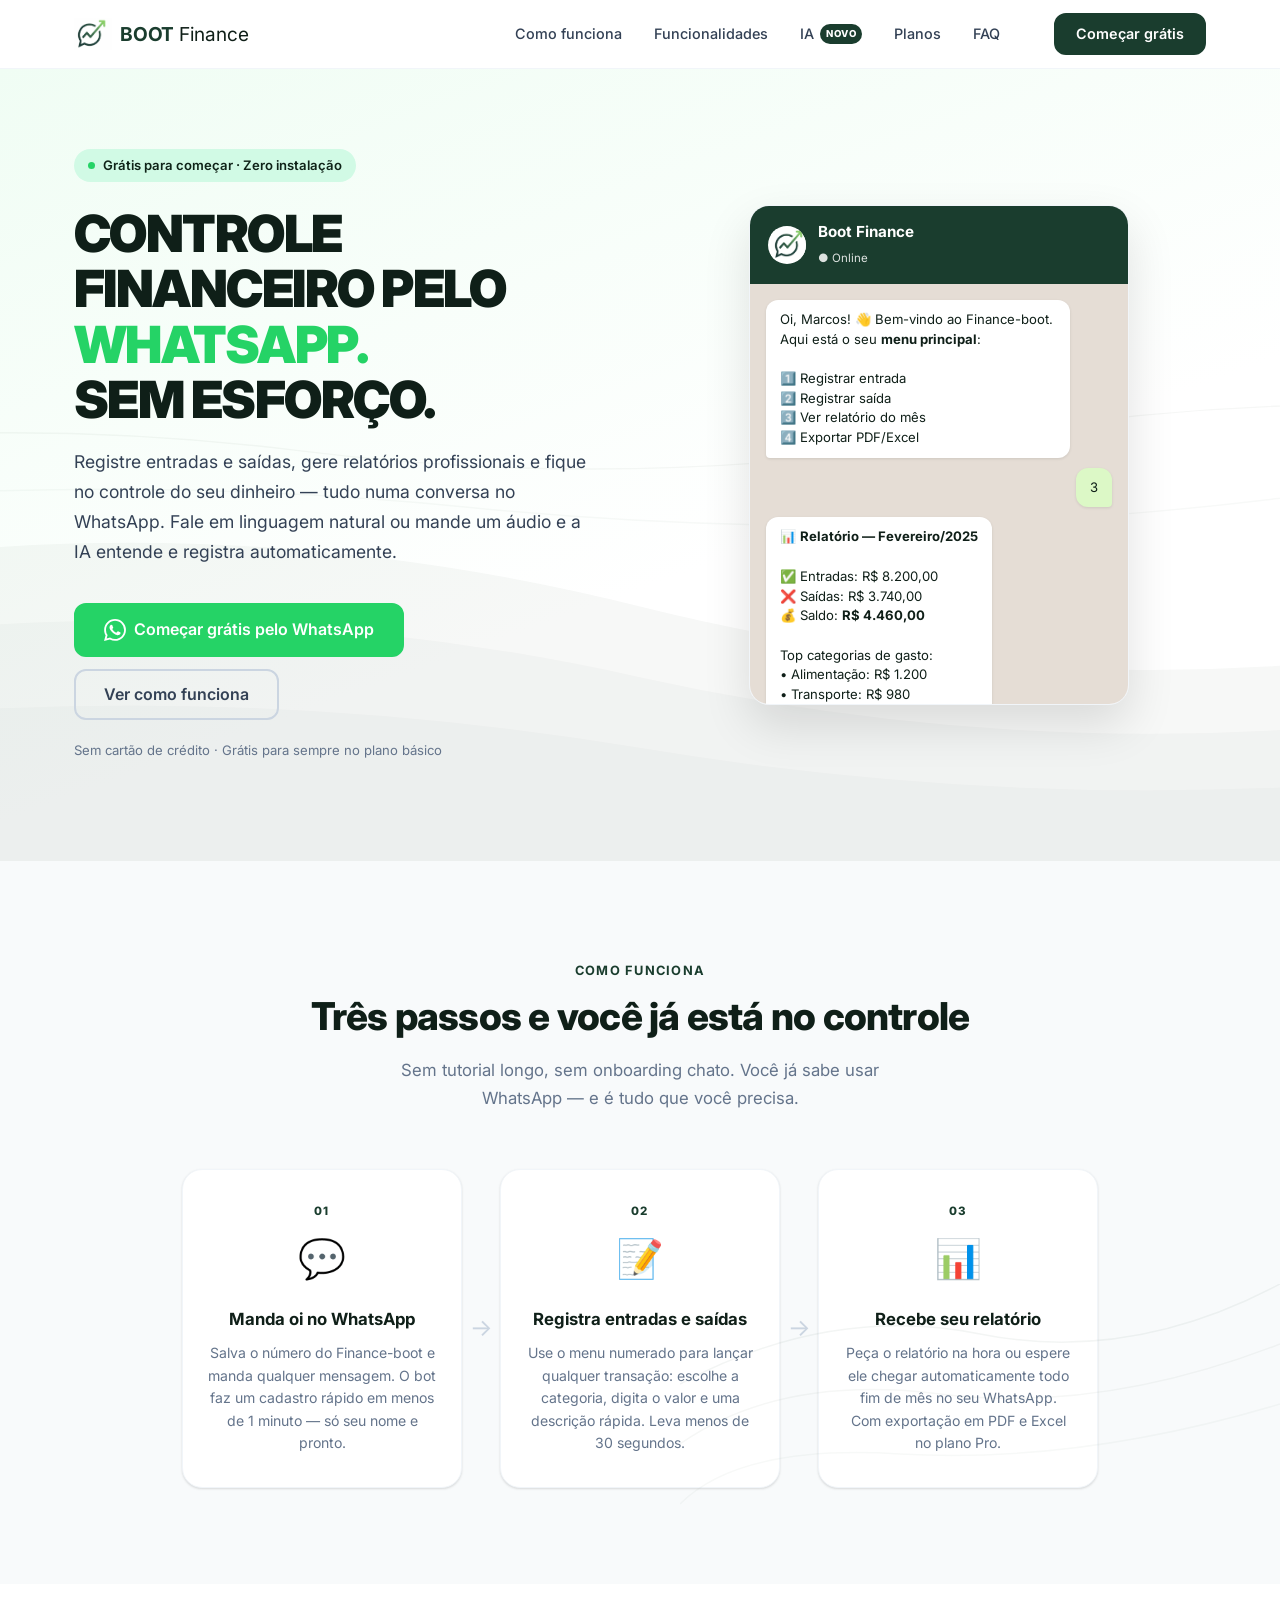
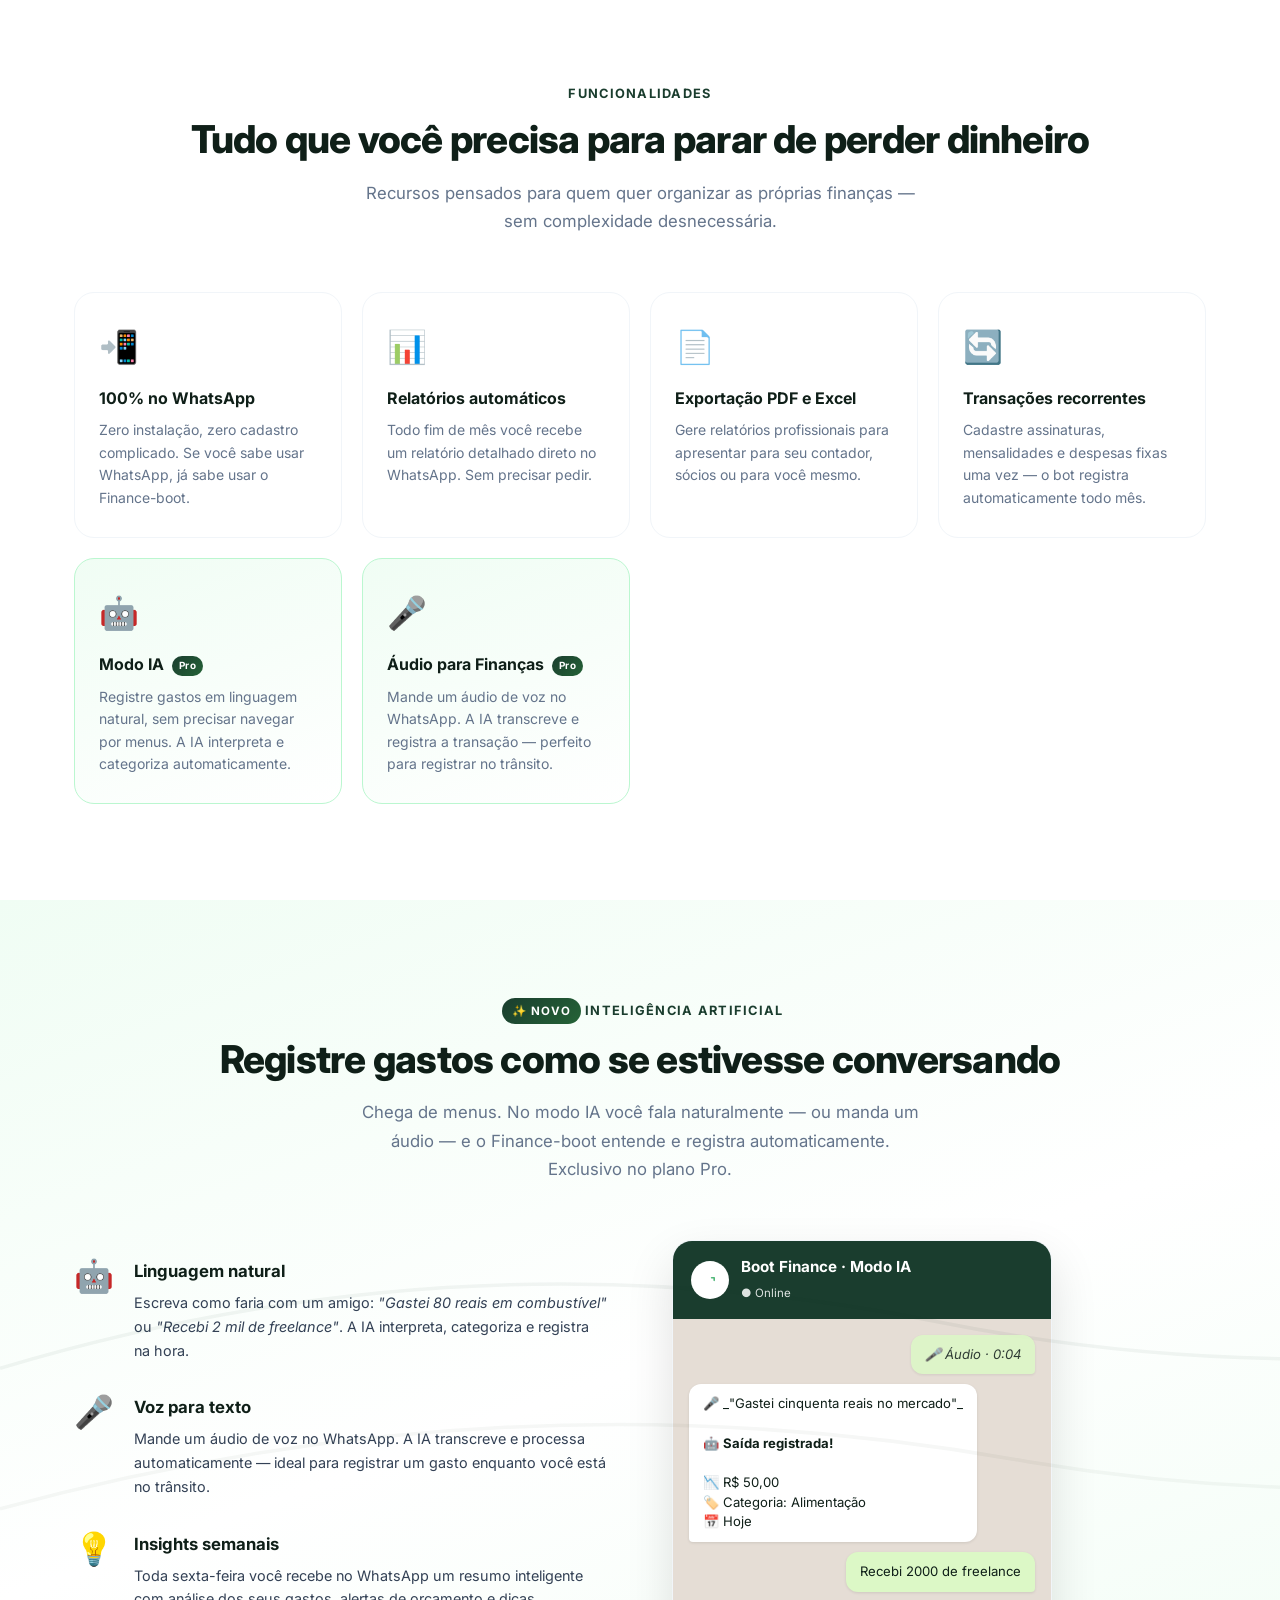
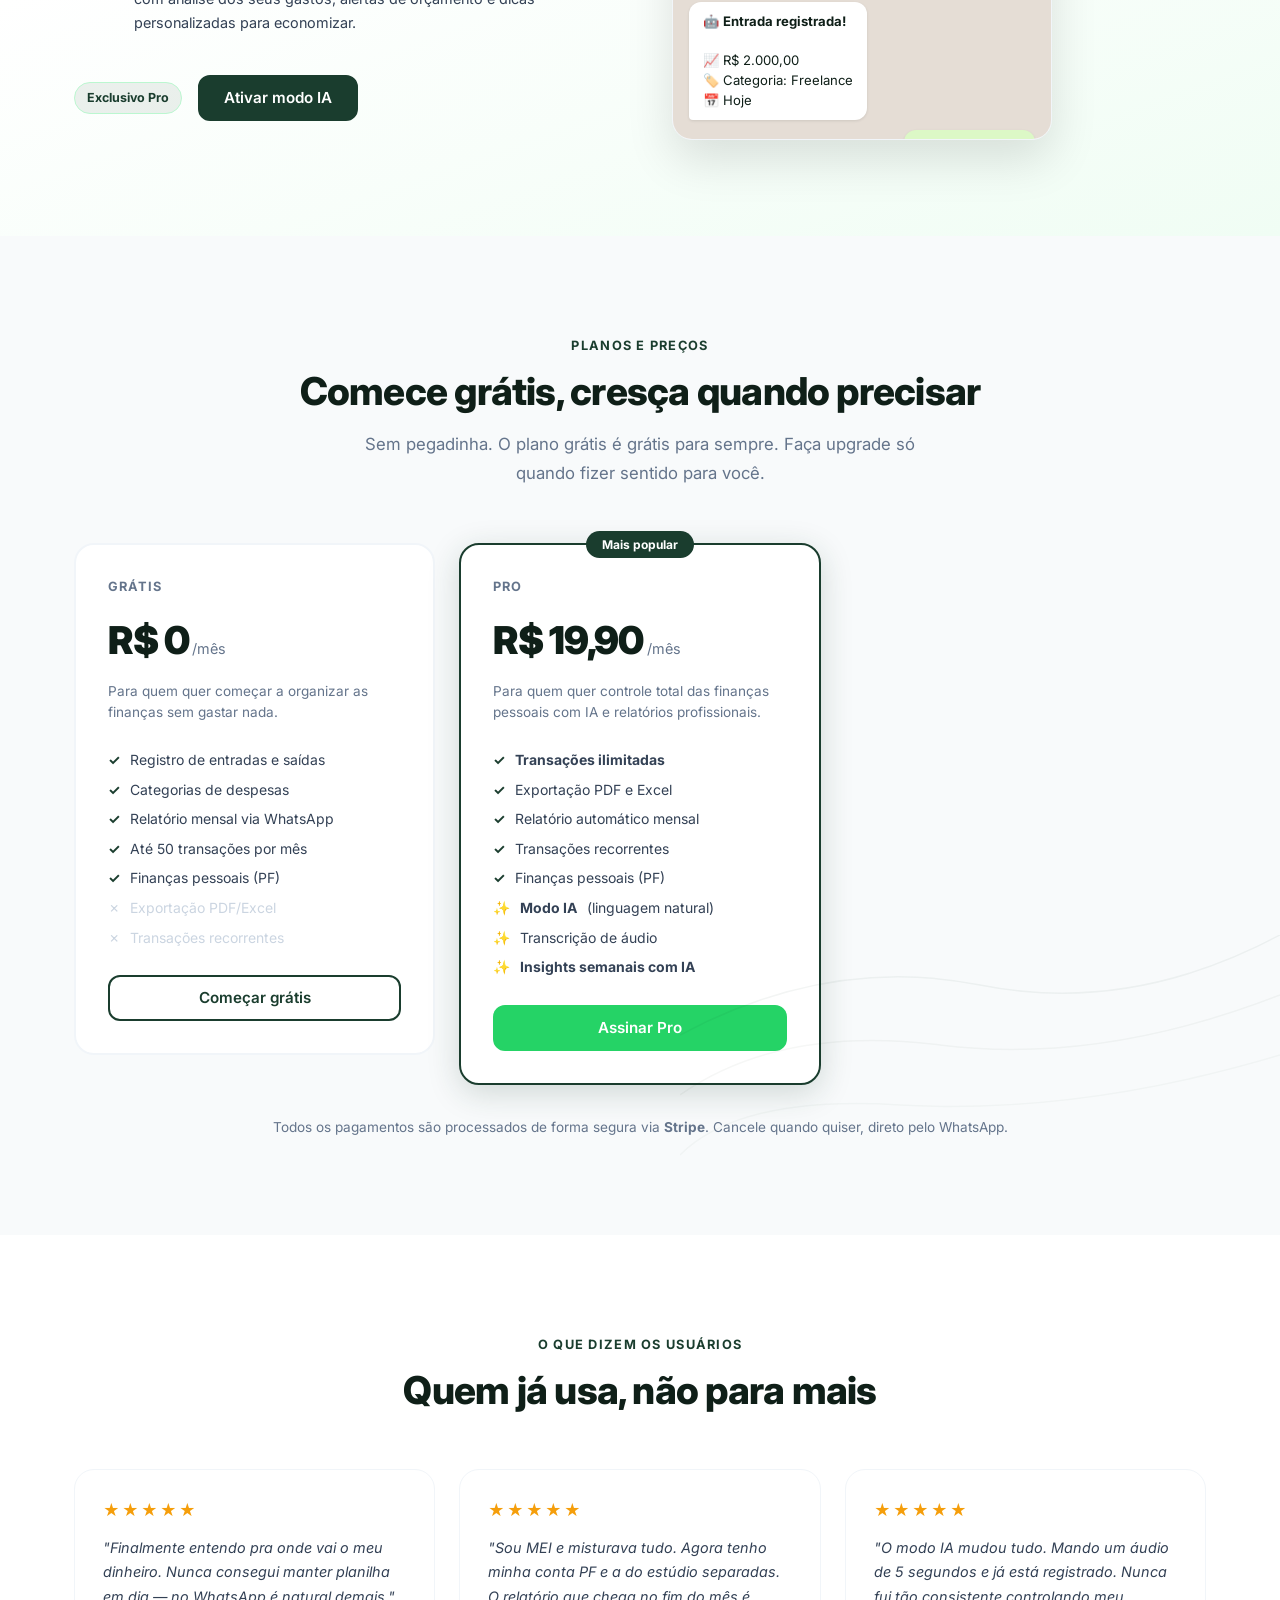
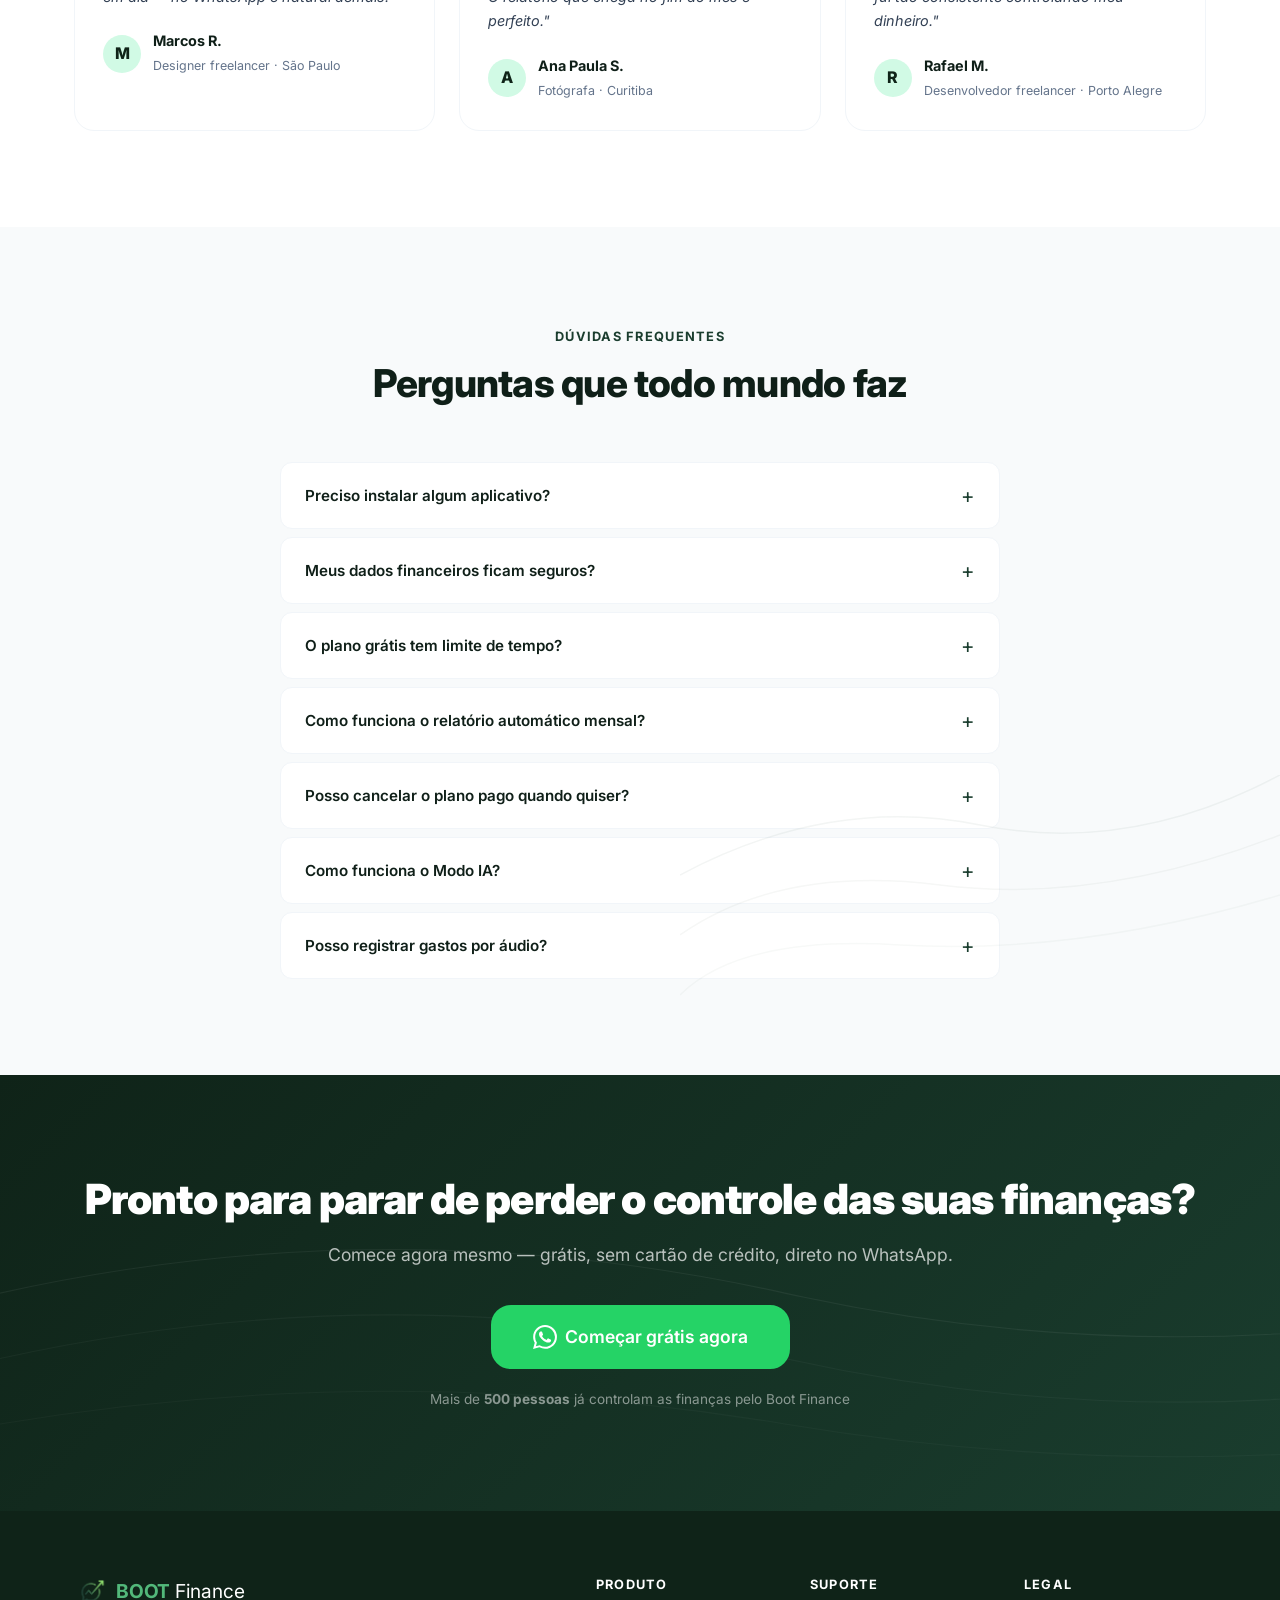
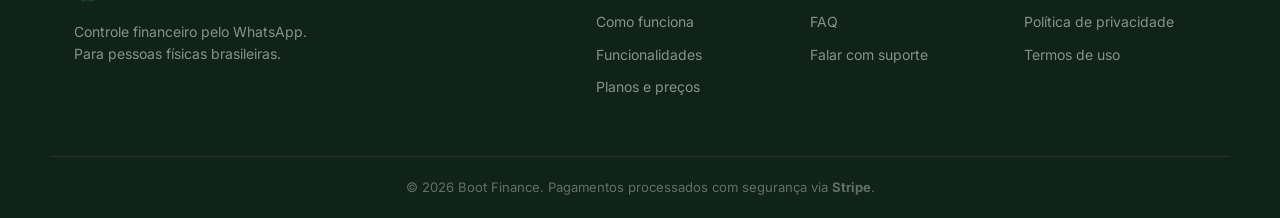
<file: index.html>
<!DOCTYPE html>
<html lang="pt-BR">
<head>
  <meta charset="UTF-8" />
  <meta name="viewport" content="width=device-width, initial-scale=1.0" />

  <!-- ===== SEO Core ===== -->
  <title>Boot Finance — Controle Financeiro pelo WhatsApp | Grátis para Sempre</title>
  <meta name="description" content="Organize suas finanças pessoais pelo WhatsApp sem instalar nada. Registre entradas e saídas, gere relatórios PDF/Excel e use IA por voz. Comece grátis agora — Boot Finance." />
  <meta name="robots" content="index, follow, max-snippet:-1, max-image-preview:large, max-video-preview:-1" />
  <meta name="author" content="Boot Finance" />
  <link rel="canonical" href="https://bootfinance.com.br/" />
  <link rel="sitemap" type="application/xml" href="/sitemap.xml" />

  <!-- ===== Geo / Language ===== -->
  <meta name="language" content="pt-BR" />
  <meta name="geo.region" content="BR" />
  <meta name="geo.country" content="BR" />
  <meta name="geo.placename" content="Brasil" />

  <!-- ===== Open Graph (Facebook, WhatsApp, LinkedIn) ===== -->
  <meta property="og:type" content="website" />
  <meta property="og:url" content="https://bootfinance.com.br/" />
  <meta property="og:title" content="Boot Finance — Controle Financeiro pelo WhatsApp" />
  <meta property="og:description" content="Registre gastos e receitas em segundos pelo WhatsApp. IA interpreta áudio e linguagem natural. Relatórios PDF automáticos. Grátis para começar." />
  <meta property="og:image" content="https://bootfinance.com.br/image/og-cover.png" />
  <meta property="og:image:width" content="1200" />
  <meta property="og:image:height" content="630" />
  <meta property="og:image:alt" content="Boot Finance — Controle financeiro pelo WhatsApp" />
  <meta property="og:locale" content="pt_BR" />
  <meta property="og:site_name" content="Boot Finance" />

  <!-- ===== Twitter Card ===== -->
  <meta name="twitter:card" content="summary_large_image" />
  <meta name="twitter:title" content="Boot Finance — Controle Financeiro pelo WhatsApp" />
  <meta name="twitter:description" content="Registre gastos e receitas em segundos pelo WhatsApp. IA interpreta áudio e linguagem natural. Grátis para começar." />
  <meta name="twitter:image" content="https://bootfinance.com.br/image/og-cover.png" />

  <!-- ===== Favicons / PWA ===== -->
  <link rel="icon" href="favicon.svg" type="image/svg+xml" />
  <link rel="apple-touch-icon" href="image/logo-icon.png" />
  <meta name="theme-color" content="#1a3d2e" />

  <!-- ===== Performance ===== -->
  <link rel="preconnect" href="https://fonts.googleapis.com" />
  <link rel="preconnect" href="https://fonts.gstatic.com" crossorigin />
  <link rel="dns-prefetch" href="https://wa.me" />
  <link rel="preload" href="https://fonts.googleapis.com/css2?family=Inter:wght@400;500;600;700;800;900&display=swap" as="style" />
  <link href="https://fonts.googleapis.com/css2?family=Inter:wght@400;500;600;700;800;900&display=swap" rel="stylesheet" />
  <link rel="stylesheet" href="style.css" />

  <link rel="icon" type="image/png" href="./image/favicon/favicon-96x96.png" sizes="96x96" />
  <link rel="icon" type="image/svg+xml" href="./image/favicon/favicon.svg" />
  <link rel="shortcut icon" href="./image/favicon/favicon.ico" />
  <link rel="apple-touch-icon" sizes="180x180" href="./image/favicon/apple-touch-icon.png" />
  <meta name="apple-mobile-web-app-title" content="MyWebSite" />
  <link rel="manifest" href="./image/favicon/site.webmanifest" />

  <!-- ===== JSON-LD: WebSite ===== -->
  <script type="application/ld+json">
  {
    "@context": "https://schema.org",
    "@type": "WebSite",
    "name": "Boot Finance",
    "url": "https://bootfinance.com.br",
    "description": "Controle financeiro pelo WhatsApp para pessoas físicas brasileiras.",
    "inLanguage": "pt-BR",
    "publisher": {
      "@type": "Organization",
      "name": "Boot Finance",
      "logo": {
        "@type": "ImageObject",
        "url": "https://bootfinance.com.br/image/logo-icon.png"
      }
    }
  }
  </script>

  <!-- ===== JSON-LD: Organization ===== -->
  <script type="application/ld+json">
  {
    "@context": "https://schema.org",
    "@type": "Organization",
    "name": "Boot Finance",
    "url": "https://bootfinance.com.br",
    "logo": "https://bootfinance.com.br/image/logo-icon.png",
    "description": "Controle financeiro pelo WhatsApp para pessoas físicas brasileiras.",
    "contactPoint": {
      "@type": "ContactPoint",
      "contactType": "customer support",
      "url": "https://wa.me/554784723085",
      "availableLanguage": "Portuguese"
    },
    "sameAs": []
  }
  </script>

  <!-- ===== JSON-LD: SoftwareApplication ===== -->
  <script type="application/ld+json">
  {
    "@context": "https://schema.org",
    "@type": "SoftwareApplication",
    "name": "Boot Finance",
    "url": "https://bootfinance.com.br",
    "applicationCategory": "FinanceApplication",
    "operatingSystem": "WhatsApp, Android, iOS",
    "description": "Controle financeiro pelo WhatsApp sem instalar app. Registre entradas e saídas, gere relatórios PDF/Excel e use IA por voz ou texto.",
    "featureList": [
      "Registro de entradas e saídas pelo WhatsApp",
      "Relatórios automáticos mensais",
      "Exportação PDF e Excel",
      "Modo IA com linguagem natural",
      "Transcrição de áudio para finanças",
      "Insights semanais personalizados",
      "Transações recorrentes automáticas"
    ],
    "offers": [
      {
        "@type": "Offer",
        "name": "Plano Grátis",
        "price": "0",
        "priceCurrency": "BRL",
        "description": "Até 50 transações por mês, relatório mensal, grátis para sempre."
      },
      {
        "@type": "Offer",
        "name": "Plano Pro",
        "price": "19.90",
        "priceCurrency": "BRL",
        "description": "Transações ilimitadas, exportação PDF/Excel, Modo IA, áudio, insights semanais."
      }
    ],
    "aggregateRating": {
      "@type": "AggregateRating",
      "ratingValue": "5",
      "bestRating": "5",
      "worstRating": "1",
      "ratingCount": "500"
    },
    "inLanguage": "pt-BR",
    "isAccessibleForFree": true,
    "screenshot": "https://bootfinance.com.br/image/og-cover.png"
  }
  </script>

  <!-- ===== JSON-LD: FAQPage ===== -->
  <script type="application/ld+json">
  {
    "@context": "https://schema.org",
    "@type": "FAQPage",
    "mainEntity": [
      {
        "@type": "Question",
        "name": "Preciso instalar algum aplicativo para usar o Boot Finance?",
        "acceptedAnswer": {
          "@type": "Answer",
          "text": "Não. O Boot Finance funciona 100% dentro do WhatsApp. Basta salvar o número de contato e mandar uma mensagem. Nada para baixar, nada para cadastrar em site."
        }
      },
      {
        "@type": "Question",
        "name": "Meus dados financeiros ficam seguros no Boot Finance?",
        "acceptedAnswer": {
          "@type": "Answer",
          "text": "Sim. Seus dados são armazenados em banco de dados PostgreSQL com autenticação via JWT. Os pagamentos são processados pelo Stripe, plataforma global de pagamentos com criptografia de ponta a ponta. Além disso, há monitoramento em tempo real dos sistemas."
        }
      },
      {
        "@type": "Question",
        "name": "O plano grátis do Boot Finance tem limite de tempo?",
        "acceptedAnswer": {
          "@type": "Answer",
          "text": "Não. O plano grátis é para sempre. A única limitação é o número de transações por mês (até 50) e funcionalidades avançadas como exportação PDF e Modo IA. Você só precisa fazer upgrade se quiser mais."
        }
      },
      {
        "@type": "Question",
        "name": "Como funciona o relatório automático mensal?",
        "acceptedAnswer": {
          "@type": "Answer",
          "text": "No último dia de cada mês, o Boot Finance envia automaticamente no seu WhatsApp um resumo completo: total de entradas, total de saídas, saldo, principais gastos por categoria e comparação com o mês anterior. No plano Pro você também recebe a opção de exportar em PDF ou Excel."
        }
      },
      {
        "@type": "Question",
        "name": "Posso cancelar o plano pago quando quiser?",
        "acceptedAnswer": {
          "@type": "Answer",
          "text": "Sim. Não há fidelidade ou multa. Cancele a qualquer momento diretamente pelo WhatsApp e você volta automaticamente para o plano grátis sem perder seus dados históricos."
        }
      },
      {
        "@type": "Question",
        "name": "Como funciona o Modo IA do Boot Finance?",
        "acceptedAnswer": {
          "@type": "Answer",
          "text": "No Modo IA (disponível no plano Pro), você digita mensagens em linguagem natural — como 'Gastei 80 reais em combustível' ou 'Recebi 1.500 de cliente' — e o Boot Finance usa Inteligência Artificial para interpretar, categorizar e registrar a transação automaticamente. Sem precisar escolher opções de menu."
        }
      },
      {
        "@type": "Question",
        "name": "Posso registrar gastos por áudio no WhatsApp?",
        "acceptedAnswer": {
          "@type": "Answer",
          "text": "Sim! Com o Modo IA ativo (plano Pro), basta mandar um áudio de voz no WhatsApp. A IA transcreve a mensagem automaticamente usando tecnologia de reconhecimento de voz e registra a transação — ideal para quando você está dirigindo ou com as mãos ocupadas."
        }
      }
    ]
  }
  </script>

  <!-- ===== JSON-LD: Reviews ===== -->
  <script type="application/ld+json">
  {
    "@context": "https://schema.org",
    "@type": "Product",
    "name": "Boot Finance",
    "description": "Controle financeiro pelo WhatsApp para pessoas físicas brasileiras.",
    "brand": {
      "@type": "Brand",
      "name": "Boot Finance"
    },
    "aggregateRating": {
      "@type": "AggregateRating",
      "ratingValue": "5",
      "bestRating": "5",
      "worstRating": "1",
      "ratingCount": "500"
    },
    "review": [
      {
        "@type": "Review",
        "reviewRating": { "@type": "Rating", "ratingValue": "5", "bestRating": "5" },
        "author": { "@type": "Person", "name": "Marcos R." },
        "reviewBody": "Finalmente entendo pra onde vai o meu dinheiro. Nunca consegui manter planilha em dia — no WhatsApp é natural demais."
      },
      {
        "@type": "Review",
        "reviewRating": { "@type": "Rating", "ratingValue": "5", "bestRating": "5" },
        "author": { "@type": "Person", "name": "Ana Paula S." },
        "reviewBody": "Sou MEI e misturava tudo. Agora tenho minha conta PF e a do estúdio separadas. O relatório que chega no fim do mês é perfeito."
      },
      {
        "@type": "Review",
        "reviewRating": { "@type": "Rating", "ratingValue": "5", "bestRating": "5" },
        "author": { "@type": "Person", "name": "Rafael M." },
        "reviewBody": "O modo IA mudou tudo. Mando um áudio de 5 segundos e já está registrado. Nunca fui tão consistente controlando meu dinheiro."
      }
    ]
  }
  </script>
</head>
<body>

  <!-- ========== NAVBAR ========== -->
  <header class="navbar">
    <div class="container navbar__inner">
      <a href="#" class="navbar__logo" aria-label="Boot Finance — Página inicial">
        <img src="image/logo-icon.png" class="logo-img" width="38" height="38" alt="Boot Finance logotipo">
        <span><strong>BOOT</strong> Finance</span>
      </a>
      <nav class="navbar__links">
        <a href="#como-funciona">Como funciona</a>
        <a href="#funcionalidades">Funcionalidades</a>
        <a href="#ia" class="navbar__link--ia">IA <span class="nav-badge-new">Novo</span></a>
        <a href="#planos">Planos</a>
        <a href="#faq">FAQ</a>
      </nav>
      <a href="https://wa.me/554784723085?text=Oi%2C+quero+come%C3%A7ar+a+usar+o+Finance-boot%21" target="_blank" class="btn btn--primary navbar__cta">
        Começar grátis
      </a>
      <button class="navbar__burger" aria-label="Menu" onclick="toggleMenu()">
        <span></span><span></span><span></span>
      </button>
    </div>
    <nav class="navbar__mobile" id="mobile-menu">
      <a href="#como-funciona" onclick="toggleMenu()">Como funciona</a>
      <a href="#funcionalidades" onclick="toggleMenu()">Funcionalidades</a>
      <a href="#ia" onclick="toggleMenu()">IA ✨</a>
      <a href="#planos" onclick="toggleMenu()">Planos</a>
      <a href="#faq" onclick="toggleMenu()">FAQ</a>
      <a href="https://wa.me/554784723085?text=Oi%2C+quero+come%C3%A7ar+a+usar+o+Finance-boot%21" target="_blank" class="btn btn--primary" onclick="toggleMenu()">Começar grátis</a>
    </nav>
  </header>

  <main>

    <!-- ========== HERO ========== -->
    <section class="hero">
      <div class="container hero__inner">
        <div class="hero__content">
          <div class="hero__badge">
            <span class="badge-dot"></span>
            Grátis para começar · Zero instalação
          </div>
          <h1 class="hero__headline">
            Controle financeiro pelo <span class="highlight">WhatsApp.</span><br>Sem esforço.
          </h1>
          <p class="hero__sub">
            Registre entradas e saídas, gere relatórios profissionais e fique no controle do seu dinheiro — tudo numa conversa no WhatsApp. Fale em linguagem natural ou mande um áudio e a IA entende e registra automaticamente.
          </p>
          <div class="hero__actions">
            <a href="https://wa.me/554784723085?text=Oi%2C+quero+come%C3%A7ar+a+usar+o+Finance-boot%21" target="_blank" class="btn btn--whatsapp btn--lg">
              <svg width="22" height="22" viewBox="0 0 24 24" fill="currentColor"><path d="M17.472 14.382c-.297-.149-1.758-.867-2.03-.967-.273-.099-.471-.148-.67.15-.197.297-.767.966-.94 1.164-.173.199-.347.223-.644.075-.297-.15-1.255-.463-2.39-1.475-.883-.788-1.48-1.761-1.653-2.059-.173-.297-.018-.458.13-.606.134-.133.298-.347.446-.52.149-.174.198-.298.298-.497.099-.198.05-.371-.025-.52-.075-.149-.669-1.612-.916-2.207-.242-.579-.487-.5-.669-.51-.173-.008-.371-.01-.57-.01-.198 0-.52.074-.792.372-.272.297-1.04 1.016-1.04 2.479 0 1.462 1.065 2.875 1.213 3.074.149.198 2.096 3.2 5.077 4.487.709.306 1.262.489 1.694.625.712.227 1.36.195 1.871.118.571-.085 1.758-.719 2.006-1.413.248-.694.248-1.289.173-1.413-.074-.124-.272-.198-.57-.347m-5.421 7.403h-.004a9.87 9.87 0 01-5.031-1.378l-.361-.214-3.741.982.998-3.648-.235-.374a9.86 9.86 0 01-1.51-5.26c.001-5.45 4.436-9.884 9.888-9.884 2.64 0 5.122 1.03 6.988 2.898a9.825 9.825 0 012.893 6.994c-.003 5.45-4.437 9.884-9.885 9.884m8.413-18.297A11.815 11.815 0 0012.05 0C5.495 0 .16 5.335.157 11.892c0 2.096.547 4.142 1.588 5.945L.057 24l6.305-1.654a11.882 11.882 0 005.683 1.448h.005c6.554 0 11.89-5.335 11.893-11.893a11.821 11.821 0 00-3.48-8.413z"/></svg>
              Começar grátis pelo WhatsApp
            </a>
            <a href="#como-funciona" class="btn btn--ghost btn--lg">Ver como funciona</a>
          </div>
          <p class="hero__proof">
            Sem cartão de crédito · Grátis para sempre no plano básico
          </p>
        </div>
        <div class="hero__visual">
          <div class="chat-mockup">
            <div class="chat-mockup__header">
              <div class="chat-avatar">
                <img src="./image/logo-icon.png" alt="Boot Finance">
              </div>
              <div>
                <strong>Boot Finance</strong>
                <span class="online-dot">● Online</span>
              </div>
            </div>
            <div class="chat-mockup__body">
              <div class="chat-bubble bot">
                Oi, Marcos! 👋 Bem-vindo ao Finance-boot. Aqui está o seu <strong>menu principal</strong>:<br/><br/>
                1️⃣ Registrar entrada<br/>
                2️⃣ Registrar saída<br/>
                3️⃣ Ver relatório do mês<br/>
                4️⃣ Exportar PDF/Excel
              </div>
              <div class="chat-bubble user">3</div>
              <div class="chat-bubble bot">
                📊 <strong>Relatório — Fevereiro/2025</strong><br/><br/>
                ✅ Entradas: R$ 8.200,00<br/>
                ❌ Saídas: R$ 3.740,00<br/>
                💰 Saldo: <strong>R$ 4.460,00</strong><br/><br/>
                Top categorias de gasto:<br/>
                • Alimentação: R$ 1.200<br/>
                • Transporte: R$ 980<br/>
                • Lazer: R$ 760
              </div>
            </div>
          </div>
        </div>
      </div>
    </section>

    <!-- ========== COMO FUNCIONA ========== -->
    <section class="section section--alt" id="como-funciona">
      <div class="container">
        <div class="section-header">
          <p class="section-label">Como funciona</p>
          <h2 class="section-title">Três passos e você já está no controle</h2>
          <p class="section-desc">Sem tutorial longo, sem onboarding chato. Você já sabe usar WhatsApp — e é tudo que você precisa.</p>
        </div>
        <div class="steps">
          <div class="step">
            <div class="step__number">01</div>
            <div class="step__icon">💬</div>
            <h3>Manda oi no WhatsApp</h3>
            <p>Salva o número do Finance-boot e manda qualquer mensagem. O bot faz um cadastro rápido em menos de 1 minuto — só seu nome e pronto.</p>
          </div>
          <div class="step__arrow">→</div>
          <div class="step">
            <div class="step__number">02</div>
            <div class="step__icon">📝</div>
            <h3>Registra entradas e saídas</h3>
            <p>Use o menu numerado para lançar qualquer transação: escolhe a categoria, digita o valor e uma descrição rápida. Leva menos de 30 segundos.</p>
          </div>
          <div class="step__arrow">→</div>
          <div class="step">
            <div class="step__number">03</div>
            <div class="step__icon">📊</div>
            <h3>Recebe seu relatório</h3>
            <p>Peça o relatório na hora ou espere ele chegar automaticamente todo fim de mês no seu WhatsApp. Com exportação em PDF e Excel no plano Pro.</p>
          </div>
        </div>
      </div>
    </section>

    <!-- ========== FUNCIONALIDADES ========== -->
    <section class="section" id="funcionalidades">
      <div class="container">
        <div class="section-header">
          <p class="section-label">Funcionalidades</p>
          <h2 class="section-title">Tudo que você precisa para parar de perder dinheiro</h2>
          <p class="section-desc">Recursos pensados para quem quer organizar as próprias finanças — sem complexidade desnecessária.</p>
        </div>
        <div class="features-grid">
          <div class="feature-card">
            <div class="feature-card__icon">📲</div>
            <h3>100% no WhatsApp</h3>
            <p>Zero instalação, zero cadastro complicado. Se você sabe usar WhatsApp, já sabe usar o Finance-boot.</p>
          </div>
          <div class="feature-card">
            <div class="feature-card__icon">📊</div>
            <h3>Relatórios automáticos</h3>
            <p>Todo fim de mês você recebe um relatório detalhado direto no WhatsApp. Sem precisar pedir.</p>
          </div>
          <div class="feature-card">
            <div class="feature-card__icon">📄</div>
            <h3>Exportação PDF e Excel</h3>
            <p>Gere relatórios profissionais para apresentar para seu contador, sócios ou para você mesmo.</p>
          </div>
          <div class="feature-card">
            <div class="feature-card__icon">🔄</div>
            <h3>Transações recorrentes</h3>
            <p>Cadastre assinaturas, mensalidades e despesas fixas uma vez — o bot registra automaticamente todo mês.</p>
          </div>
          <div class="feature-card feature-card--ai">
            <div class="feature-card__icon">🤖</div>
            <h3>Modo IA <span class="feature-badge-pro">Pro</span></h3>
            <p>Registre gastos em linguagem natural, sem precisar navegar por menus. A IA interpreta e categoriza automaticamente.</p>
          </div>
          <div class="feature-card feature-card--ai">
            <div class="feature-card__icon">🎤</div>
            <h3>Áudio para Finanças <span class="feature-badge-pro">Pro</span></h3>
            <p>Mande um áudio de voz no WhatsApp. A IA transcreve e registra a transação — perfeito para registrar no trânsito.</p>
          </div>
        </div>
      </div>
    </section>

    <!-- ========== IA ========== -->
    <section class="section ai-section" id="ia">
      <div class="container">
        <div class="section-header">
          <p class="section-label"><span class="ai-badge">✨ Novo</span> Inteligência Artificial</p>
          <h2 class="section-title">Registre gastos como se estivesse conversando</h2>
          <p class="section-desc">Chega de menus. No modo IA você fala naturalmente — ou manda um áudio — e o Finance-boot entende e registra automaticamente. Exclusivo no plano Pro.</p>
        </div>
        <div class="ai-layout">
          <div class="ai-features-list">
            <div class="ai-feature-item">
              <div class="ai-feature-icon">🤖</div>
              <div>
                <h3>Linguagem natural</h3>
                <p>Escreva como faria com um amigo: <em>"Gastei 80 reais em combustível"</em> ou <em>"Recebi 2 mil de freelance"</em>. A IA interpreta, categoriza e registra na hora.</p>
              </div>
            </div>
            <div class="ai-feature-item">
              <div class="ai-feature-icon">🎤</div>
              <div>
                <h3>Voz para texto</h3>
                <p>Mande um áudio de voz no WhatsApp. A IA transcreve e processa automaticamente — ideal para registrar um gasto enquanto você está no trânsito.</p>
              </div>
            </div>
            <div class="ai-feature-item">
              <div class="ai-feature-icon">💡</div>
              <div>
                <h3>Insights semanais</h3>
                <p>Toda sexta-feira você recebe no WhatsApp um resumo inteligente com análise dos seus gastos, alertas de orçamento e dicas personalizadas para economizar.</p>
              </div>
            </div>
            <div class="ai-cta-row">
              <span class="ai-plan-badge">Exclusivo Pro</span>
              <a href="https://wa.me/554784723085?text=Oi%2C+quero+assinar+o+plano+Pro+do+Finance-boot%21" target="_blank" class="btn btn--primary">Ativar modo IA</a>
            </div>
          </div>
          <div class="ai-mockup">
            <div class="chat-mockup">
              <div class="chat-mockup__header">
                <div class="chat-avatar">
                  <svg width="22" height="22" viewBox="0 0 34 34" fill="none" xmlns="http://www.w3.org/2000/svg">
                    <path d="M17 1.5C8.44 1.5 1.5 8.44 1.5 17C1.5 21.24 3.22 25.08 6.02 27.85L3 32.5L8.8 30.7C11.27 31.85 14.06 32.5 17 32.5C25.56 32.5 32.5 25.56 32.5 17C32.5 8.44 25.56 1.5 17 1.5Z" fill="rgba(255,255,255,0.25)"/>
                    <polyline points="8,22 12,16.5 15.5,19.5 19.5,13.5 23.5,13.5" stroke="white" stroke-width="2.2" stroke-linecap="round" stroke-linejoin="round" fill="none"/>
                    <path d="M19.5,13.5 L23.5,13.5 L23.5,17.5" stroke="#52b87a" stroke-width="2.5" stroke-linecap="round" stroke-linejoin="round" fill="none"/>
                  </svg>
                </div>
                <div>
                  <strong>Boot Finance · Modo IA</strong>
                  <span class="online-dot">● Online</span>
                </div>
              </div>
              <div class="chat-mockup__body">
                <div class="chat-bubble user ai-audio-bubble">
                  🎤 <em>Áudio · 0:04</em>
                </div>
                <div class="chat-bubble bot">
                  🎤 _"Gastei cinquenta reais no mercado"_<br/><br/>
                  🤖 <strong>Saída registrada!</strong><br/><br/>
                  📉 R$ 50,00<br/>
                  🏷️ Categoria: Alimentação<br/>
                  📅 Hoje
                </div>
                <div class="chat-bubble user">Recebi 2000 de freelance</div>
                <div class="chat-bubble bot">
                  🤖 <strong>Entrada registrada!</strong><br/><br/>
                  📈 R$ 2.000,00<br/>
                  🏷️ Categoria: Freelance<br/>
                  📅 Hoje
                </div>
                <div class="chat-bubble user">Qual meu saldo?</div>
                <div class="chat-bubble bot">
                  💰 <strong>Saldo do Mês</strong><br/><br/>
                  📈 Receitas: R$ 2.000,00<br/>
                  📉 Despesas: R$ 50,00<br/>
                  ━━━━━━━━<br/>
                  🤑 Saldo: + R$ 1.950,00
                </div>
              </div>
            </div>
          </div>
        </div>
      </div>
    </section>

    <!-- ========== PLANOS ========== -->
    <section class="section section--alt" id="planos">
      <div class="container">
        <div class="section-header">
          <p class="section-label">Planos e preços</p>
          <h2 class="section-title">Comece grátis, cresça quando precisar</h2>
          <p class="section-desc">Sem pegadinha. O plano grátis é grátis para sempre. Faça upgrade só quando fizer sentido para você.</p>
        </div>
        <div class="pricing-grid">

          <!-- Grátis -->
          <div class="pricing-card">
            <div class="pricing-card__header">
              <p class="pricing-card__name">Grátis</p>
              <div class="pricing-card__price">
                <span class="price">R$ 0</span>
                <span class="price-period">/mês</span>
              </div>
              <p class="pricing-card__desc">Para quem quer começar a organizar as finanças sem gastar nada.</p>
            </div>
            <ul class="pricing-card__features">
              <li><span class="check">✓</span> Registro de entradas e saídas</li>
              <li><span class="check">✓</span> Categorias de despesas</li>
              <li><span class="check">✓</span> Relatório mensal via WhatsApp</li>
              <li><span class="check">✓</span> Até 50 transações por mês</li>
              <li><span class="check">✓</span> Finanças pessoais (PF)</li>
              <li class="disabled"><span class="cross">✗</span> Exportação PDF/Excel</li>
              <li class="disabled"><span class="cross">✗</span> Transações recorrentes</li>
            </ul>
            <a href="https://wa.me/554784723085?text=Oi%2C+quero+come%C3%A7ar+a+usar+o+Finance-boot%21" target="_blank" class="btn btn--outline btn--full">
              Começar grátis
            </a>
          </div>

          <!-- Pro -->
          <div class="pricing-card pricing-card--featured">
            <div class="pricing-card__badge">Mais popular</div>
            <div class="pricing-card__header">
              <p class="pricing-card__name">Pro</p>
              <div class="pricing-card__price">
                <span class="price">R$ 19,90</span>
                <span class="price-period">/mês</span>
              </div>
              <p class="pricing-card__desc">Para quem quer controle total das finanças pessoais com IA e relatórios profissionais.</p>
            </div>
            <ul class="pricing-card__features">
              <li><span class="check">✓</span> <strong>Transações ilimitadas</strong></li>
              <li><span class="check">✓</span> Exportação PDF e Excel</li>
              <li><span class="check">✓</span> Relatório automático mensal</li>
              <li><span class="check">✓</span> Transações recorrentes</li>
              <li><span class="check">✓</span> Finanças pessoais (PF)</li>
              <li><span class="check check--ai">✨</span> <strong>Modo IA</strong> (linguagem natural)</li>
              <li><span class="check check--ai">✨</span> Transcrição de áudio</li>
              <li><span class="check check--ai">✨</span> <strong>Insights semanais com IA</strong></li>
            </ul>
            <a href="https://wa.me/554784723085?text=Oi%2C+quero+assinar+o+plano+Pro+do+Finance-boot%21" target="_blank" class="btn btn--whatsapp btn--full">
              Assinar Pro
            </a>
          </div>


        </div>
        <p class="pricing-note">Todos os pagamentos são processados de forma segura via <strong>Stripe</strong>. Cancele quando quiser, direto pelo WhatsApp.</p>
      </div>
    </section>

    <!-- ========== DEPOIMENTOS ========== -->
    <section class="section" id="depoimentos" aria-label="Avaliações de usuários">
      <div class="container">
        <div class="section-header">
          <p class="section-label">O que dizem os usuários</p>
          <h2 class="section-title">Quem já usa, não para mais</h2>
        </div>
        <div class="testimonials-grid">
          <article class="testimonial" itemscope itemtype="https://schema.org/Review">
            <meta itemprop="reviewRating" content="5" />
            <div class="testimonial__stars" aria-label="5 de 5 estrelas">★★★★★</div>
            <p itemprop="reviewBody">"Finalmente entendo pra onde vai o meu dinheiro. Nunca consegui manter planilha em dia — no WhatsApp é natural demais."</p>
            <div class="testimonial__author" itemprop="author" itemscope itemtype="https://schema.org/Person">
              <div class="testimonial__avatar" aria-hidden="true">M</div>
              <div>
                <strong itemprop="name">Marcos R.</strong>
                <span>Designer freelancer · São Paulo</span>
              </div>
            </div>
          </article>
          <article class="testimonial" itemscope itemtype="https://schema.org/Review">
            <meta itemprop="reviewRating" content="5" />
            <div class="testimonial__stars" aria-label="5 de 5 estrelas">★★★★★</div>
            <p itemprop="reviewBody">"Sou MEI e misturava tudo. Agora tenho minha conta PF e a do estúdio separadas. O relatório que chega no fim do mês é perfeito."</p>
            <div class="testimonial__author" itemprop="author" itemscope itemtype="https://schema.org/Person">
              <div class="testimonial__avatar" aria-hidden="true">A</div>
              <div>
                <strong itemprop="name">Ana Paula S.</strong>
                <span>Fotógrafa · Curitiba</span>
              </div>
            </div>
          </article>
          <article class="testimonial" itemscope itemtype="https://schema.org/Review">
            <meta itemprop="reviewRating" content="5" />
            <div class="testimonial__stars" aria-label="5 de 5 estrelas">★★★★★</div>
            <p itemprop="reviewBody">"O modo IA mudou tudo. Mando um áudio de 5 segundos e já está registrado. Nunca fui tão consistente controlando meu dinheiro."</p>
            <div class="testimonial__author" itemprop="author" itemscope itemtype="https://schema.org/Person">
              <div class="testimonial__avatar" aria-hidden="true">R</div>
              <div>
                <strong itemprop="name">Rafael M.</strong>
                <span>Desenvolvedor freelancer · Porto Alegre</span>
              </div>
            </div>
          </article>
        </div>
      </div>
    </section>

    <!-- ========== FAQ ========== -->
    <section class="section section--alt" id="faq">
      <div class="container">
        <div class="section-header">
          <p class="section-label">Dúvidas frequentes</p>
          <h2 class="section-title">Perguntas que todo mundo faz</h2>
        </div>
        <div class="faq-list">

          <div class="faq-item">
            <button class="faq-question" onclick="toggleFaq(this)">
              Preciso instalar algum aplicativo?
              <span class="faq-icon">+</span>
            </button>
            <div class="faq-answer">
              <p>Não. O Finance-boot funciona 100% dentro do WhatsApp. Basta salvar o número de contato e mandar uma mensagem. Nada para baixar, nada para cadastrar em site.</p>
            </div>
          </div>

          <div class="faq-item">
            <button class="faq-question" onclick="toggleFaq(this)">
              Meus dados financeiros ficam seguros?
              <span class="faq-icon">+</span>
            </button>
            <div class="faq-answer">
              <p>Sim. Seus dados são armazenados em banco de dados PostgreSQL com autenticação via JWT. Os pagamentos são processados pelo Stripe, plataforma global de pagamentos com criptografia de ponta a ponta. Além disso, temos monitoramento em tempo real dos sistemas.</p>
            </div>
          </div>


          <div class="faq-item">
            <button class="faq-question" onclick="toggleFaq(this)">
              O plano grátis tem limite de tempo?
              <span class="faq-icon">+</span>
            </button>
            <div class="faq-answer">
              <p>Não. O plano grátis é para sempre. A única limitação é o número de transações por mês (até 50) e funcionalidades avançadas como exportação PDF e modo IA. Você só precisa fazer upgrade se quiser mais.</p>
            </div>
          </div>

          <div class="faq-item">
            <button class="faq-question" onclick="toggleFaq(this)">
              Como funciona o relatório automático mensal?
              <span class="faq-icon">+</span>
            </button>
            <div class="faq-answer">
              <p>No último dia de cada mês, o Finance-boot envia automaticamente no seu WhatsApp um resumo completo: total de entradas, total de saídas, saldo, principais gastos por categoria e <strong>comparação com o mês anterior</strong> (receitas, despesas e saldo). No plano Pro você também recebe a opção de exportar em PDF ou Excel.</p>
            </div>
          </div>

          <div class="faq-item">
            <button class="faq-question" onclick="toggleFaq(this)">
              Posso cancelar o plano pago quando quiser?
              <span class="faq-icon">+</span>
            </button>
            <div class="faq-answer">
              <p>Sim. Não há fidelidade ou multa. Cancele a qualquer momento diretamente pelo WhatsApp e você volta automaticamente para o plano grátis sem perder seus dados históricos.</p>
            </div>
          </div>


          <div class="faq-item">
            <button class="faq-question" onclick="toggleFaq(this)">
              Como funciona o Modo IA?
              <span class="faq-icon">+</span>
            </button>
            <div class="faq-answer">
              <p>No Modo IA (disponível nos plano Pro), você digita mensagens em linguagem natural — como <em>"Gastei 80 reais em combustível"</em> ou <em>"Recebi 1.500 de cliente"</em> — e o Finance-boot usa Inteligência Artificial para interpretar, categorizar e registrar a transação automaticamente. Sem precisar escolher opções de menu.</p>
            </div>
          </div>

          <div class="faq-item">
            <button class="faq-question" onclick="toggleFaq(this)">
              Posso registrar gastos por áudio?
              <span class="faq-icon">+</span>
            </button>
            <div class="faq-answer">
              <p>Sim! Com o Modo IA ativo (plano Pro), basta mandar um áudio de voz no WhatsApp. A IA transcreve a mensagem automaticamente usando tecnologia de reconhecimento de voz e registra a transação — ideal para quando você está dirigindo ou com as mãos ocupadas.</p>
            </div>
          </div>

        </div>
      </div>
    </section>

    <!-- ========== CTA FINAL ========== -->
    <section class="cta-final">
      <div class="container cta-final__inner">
        <h2>Pronto para parar de perder o controle das suas finanças?</h2>
        <p>Comece agora mesmo — grátis, sem cartão de crédito, direto no WhatsApp.</p>
        <a href="https://wa.me/554784723085?text=Oi%2C+quero+come%C3%A7ar+a+usar+o+Finance-boot%21" target="_blank" class="btn btn--whatsapp btn--xl">
          <svg width="24" height="24" viewBox="0 0 24 24" fill="currentColor"><path d="M17.472 14.382c-.297-.149-1.758-.867-2.03-.967-.273-.099-.471-.148-.67.15-.197.297-.767.966-.94 1.164-.173.199-.347.223-.644.075-.297-.15-1.255-.463-2.39-1.475-.883-.788-1.48-1.761-1.653-2.059-.173-.297-.018-.458.13-.606.134-.133.298-.347.446-.52.149-.174.198-.298.298-.497.099-.198.05-.371-.025-.52-.075-.149-.669-1.612-.916-2.207-.242-.579-.487-.5-.669-.51-.173-.008-.371-.01-.57-.01-.198 0-.52.074-.792.372-.272.297-1.04 1.016-1.04 2.479 0 1.462 1.065 2.875 1.213 3.074.149.198 2.096 3.2 5.077 4.487.709.306 1.262.489 1.694.625.712.227 1.36.195 1.871.118.571-.085 1.758-.719 2.006-1.413.248-.694.248-1.289.173-1.413-.074-.124-.272-.198-.57-.347m-5.421 7.403h-.004a9.87 9.87 0 01-5.031-1.378l-.361-.214-3.741.982.998-3.648-.235-.374a9.86 9.86 0 01-1.51-5.26c.001-5.45 4.436-9.884 9.888-9.884 2.64 0 5.122 1.03 6.988 2.898a9.825 9.825 0 012.893 6.994c-.003 5.45-4.437 9.884-9.885 9.884m8.413-18.297A11.815 11.815 0 0012.05 0C5.495 0 .16 5.335.157 11.892c0 2.096.547 4.142 1.588 5.945L.057 24l6.305-1.654a11.882 11.882 0 005.683 1.448h.005c6.554 0 11.89-5.335 11.893-11.893a11.821 11.821 0 00-3.48-8.413z"/></svg>
          Começar grátis agora
        </a>
        <p class="cta-final__note">Mais de <strong>500 pessoas</strong> já controlam as finanças pelo Boot Finance</p>
      </div>
    </section>

  </main>

  <!-- ========== FOOTER ========== -->
  <footer class="footer">
    <div class="container footer__inner">
      <div class="footer__brand">
        <a href="#" class="navbar__logo">
          <img src="image/logo-sem-bg.png" class="logo-img" width="34" height="34" alt="Boot Finance logotipo">
          <span><strong>BOOT</strong> Finance</span>
        </a>
        <p>Controle financeiro pelo WhatsApp.<br/>Para pessoas físicas brasileiras.</p>
      </div>
      <div class="footer__links">
        <div class="footer__col">
          <h4>Produto</h4>
          <a href="#como-funciona">Como funciona</a>
          <a href="#funcionalidades">Funcionalidades</a>
          <a href="#planos">Planos e preços</a>
        </div>
        <div class="footer__col">
          <h4>Suporte</h4>
          <a href="#faq">FAQ</a>
          <a href="https://wa.me/554784723085" target="_blank">Falar com suporte</a>
        </div>
        <div class="footer__col">
          <h4>Legal</h4>
          <a href="privacidade.html">Política de privacidade</a>
          <a href="termos.html">Termos de uso</a>
        </div>
      </div>
    </div>
    <div class="footer__bottom">
      <p>© 2026 Boot Finance. Pagamentos processados com segurança via <strong>Stripe</strong>.</p>
    </div>
  </footer>

  <script src="script.js"></script>
</body>
</html>
</file>
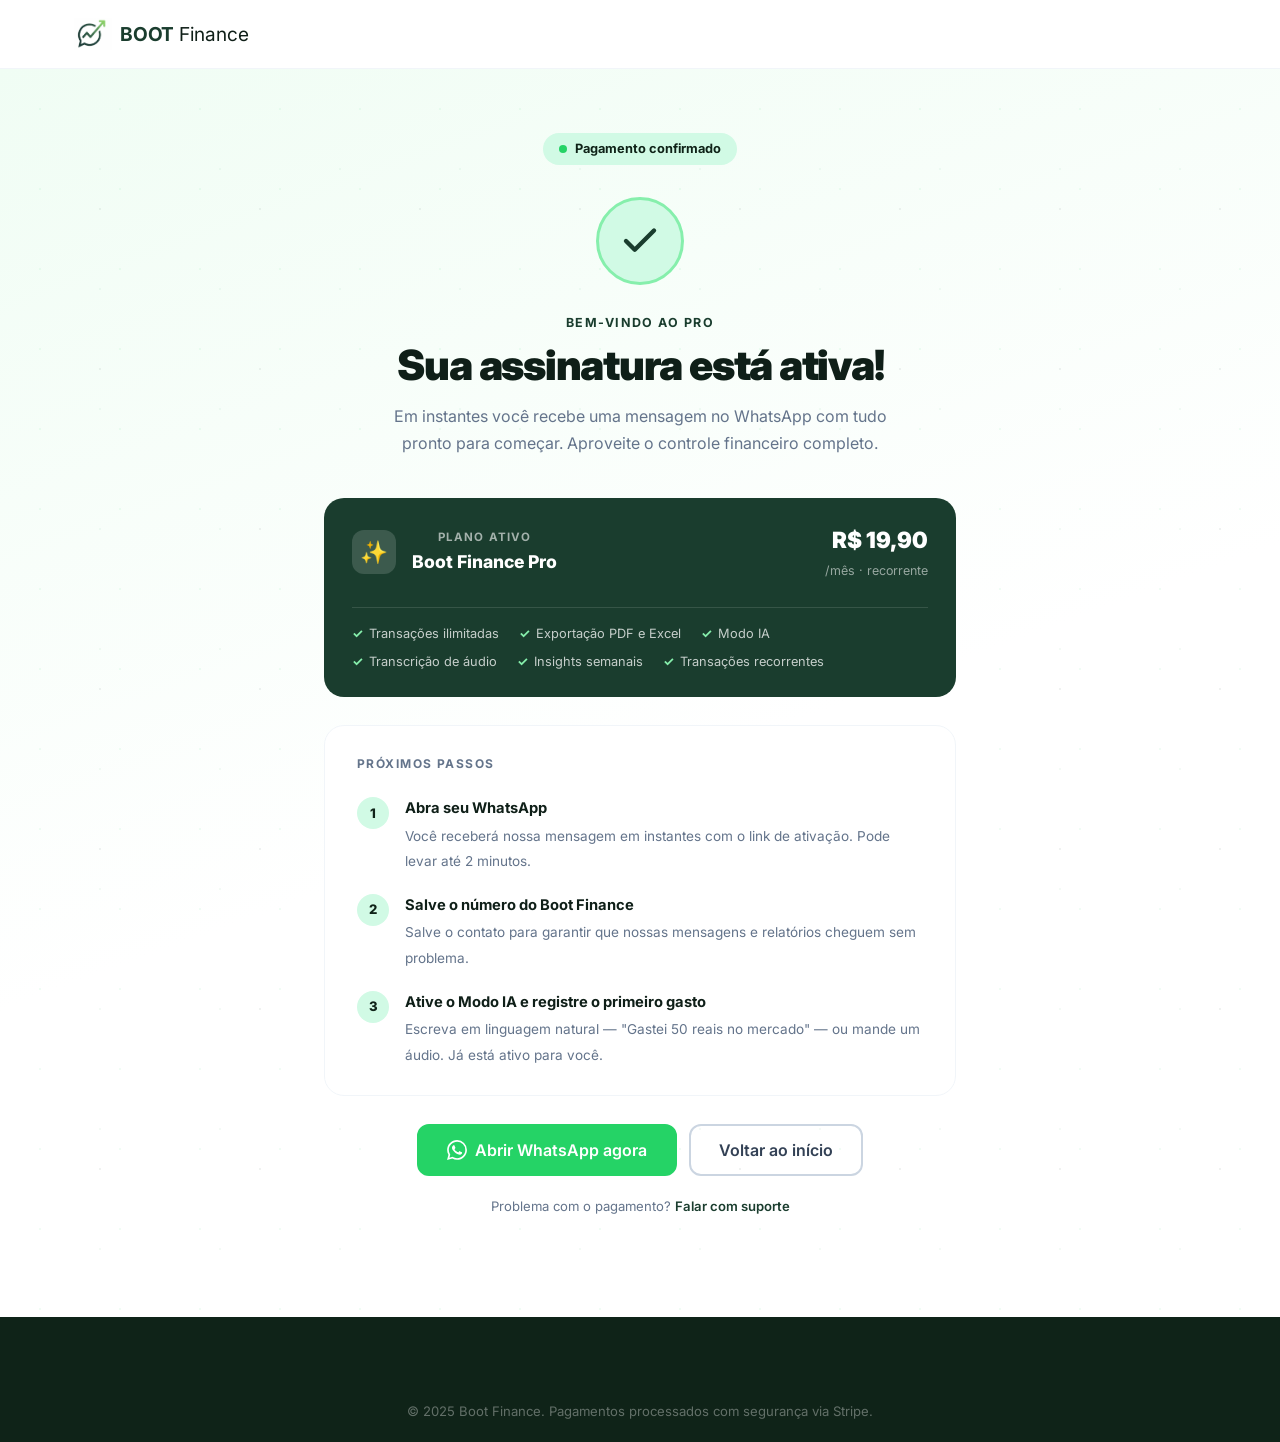
<file: obrigado.html>
<!DOCTYPE html>
<html lang="pt-BR">
<head>
  <meta charset="UTF-8" />
  <meta name="viewport" content="width=device-width, initial-scale=1.0" />
  <title>Compra confirmada — Boot Finance</title>
  <meta name="robots" content="noindex, nofollow" />
  <link rel="icon" href="favicon.svg" type="image/svg+xml" />
  <link rel="preconnect" href="https://fonts.googleapis.com" />
  <link rel="preconnect" href="https://fonts.gstatic.com" crossorigin />
  <link href="https://fonts.googleapis.com/css2?family=Inter:wght@400;500;600;700;800;900&display=swap" rel="stylesheet" />
  <link rel="stylesheet" href="style.css" />
  <style>
    .ty-page {
      min-height: calc(100vh - 68px - 56px);
      padding: 64px 0 100px;
      background: linear-gradient(160deg, #f0fdf4 0%, #ffffff 55%);
      position: relative;
      overflow: hidden;
    }

    /* confetti dots */
    .ty-page::before {
      content: '';
      position: absolute;
      inset: 0;
      pointer-events: none;
      background-image:
        radial-gradient(circle, #25D366 1.5px, transparent 1.5px),
        radial-gradient(circle, #52b87a 1px, transparent 1px),
        radial-gradient(circle, #1a3d2e 1px, transparent 1px);
      background-size: 80px 80px, 120px 120px, 160px 160px;
      background-position: 0 0, 40px 40px, 20px 60px;
      opacity: .06;
    }

    .ty-wrap {
      position: relative;
      z-index: 1;
      max-width: 680px;
      margin: 0 auto;
      padding: 0 24px;
    }

    /* ---- top badge ---- */
    .ty-status-badge {
      display: inline-flex;
      align-items: center;
      gap: 8px;
      background: var(--green-light);
      color: var(--primary-dark);
      font-size: .8rem;
      font-weight: 700;
      padding: 6px 16px;
      border-radius: 100px;
      margin-bottom: 32px;
    }
    .ty-status-dot {
      width: 8px;
      height: 8px;
      border-radius: 50%;
      background: var(--green);
    }

    /* ---- icon ---- */
    .ty-icon {
      margin-bottom: 28px;
    }
    .ty-icon__ring {
      width: 88px;
      height: 88px;
      border-radius: 50%;
      background: var(--green-light);
      border: 3px solid #86efac;
      color: var(--primary);
      display: flex;
      align-items: center;
      justify-content: center;
      margin: 0 auto;
      animation: popIn .5s cubic-bezier(.175,.885,.32,1.275) both;
    }
    @keyframes popIn {
      from { opacity: 0; transform: scale(.5); }
      to   { opacity: 1; transform: scale(1); }
    }

    /* ---- heading ---- */
    .ty-eyebrow {
      font-size: .78rem;
      font-weight: 700;
      text-transform: uppercase;
      letter-spacing: .12em;
      color: var(--primary);
      margin-bottom: 10px;
    }
    .ty-heading {
      font-size: clamp(1.8rem, 4vw, 2.6rem);
      font-weight: 900;
      letter-spacing: -.03em;
      line-height: 1.1;
      color: var(--dark);
      margin-bottom: 14px;
    }
    .ty-sub {
      font-size: 1rem;
      color: var(--gray-500);
      line-height: 1.7;
      max-width: 520px;
      margin: 0 auto 40px;
    }

    /* ---- plan summary card ---- */
    .ty-plan-card {
      background: var(--primary);
      border-radius: var(--radius-lg);
      padding: 24px 28px;
      display: flex;
      align-items: center;
      justify-content: space-between;
      gap: 20px;
      margin-bottom: 28px;
      color: var(--white);
      flex-wrap: wrap;
      animation: slideUp .4s ease .15s both;
    }
    @keyframes slideUp {
      from { opacity: 0; transform: translateY(16px); }
      to   { opacity: 1; transform: translateY(0); }
    }
    .ty-plan-info {
      display: flex;
      align-items: center;
      gap: 16px;
    }
    .ty-plan-icon {
      width: 44px;
      height: 44px;
      border-radius: 12px;
      background: rgba(255,255,255,.15);
      display: flex;
      align-items: center;
      justify-content: center;
      font-size: 1.4rem;
      flex-shrink: 0;
    }
    .ty-plan-name {
      font-size: .72rem;
      font-weight: 700;
      text-transform: uppercase;
      letter-spacing: .1em;
      color: rgba(255,255,255,.6);
      margin-bottom: 2px;
    }
    .ty-plan-label {
      font-size: 1.1rem;
      font-weight: 800;
      color: var(--white);
    }
    .ty-plan-price {
      text-align: right;
      flex-shrink: 0;
    }
    .ty-plan-price strong {
      display: block;
      font-size: 1.4rem;
      font-weight: 900;
      color: var(--white);
    }
    .ty-plan-price span {
      font-size: .78rem;
      color: rgba(255,255,255,.55);
    }
    .ty-plan-features {
      width: 100%;
      display: flex;
      flex-wrap: wrap;
      gap: 8px 20px;
      padding-top: 16px;
      border-top: 1px solid rgba(255,255,255,.12);
      margin-top: 4px;
    }
    .ty-plan-feature {
      font-size: .8rem;
      color: rgba(255,255,255,.75);
      display: flex;
      align-items: center;
      gap: 6px;
    }
    .ty-plan-feature::before {
      content: '✓';
      color: #86efac;
      font-weight: 700;
    }

    /* ---- next steps ---- */
    .ty-steps {
      background: var(--white);
      border: 1px solid var(--gray-100);
      border-radius: var(--radius-lg);
      padding: 28px 32px;
      margin-bottom: 28px;
      text-align: left;
      animation: slideUp .4s ease .25s both;
    }
    .ty-steps__title {
      font-size: .75rem;
      font-weight: 700;
      text-transform: uppercase;
      letter-spacing: .12em;
      color: var(--gray-500);
      margin-bottom: 24px;
    }
    .ty-steps__list {
      display: flex;
      flex-direction: column;
      gap: 20px;
    }
    .ty-step {
      display: flex;
      align-items: flex-start;
      gap: 16px;
    }
    .ty-step__num {
      width: 32px;
      height: 32px;
      border-radius: 50%;
      background: var(--green-light);
      color: var(--primary-dark);
      font-size: .82rem;
      font-weight: 800;
      display: flex;
      align-items: center;
      justify-content: center;
      flex-shrink: 0;
    }
    .ty-step__body strong {
      display: block;
      font-size: .92rem;
      font-weight: 700;
      color: var(--dark);
      margin-bottom: 2px;
    }
    .ty-step__body span {
      font-size: .85rem;
      color: var(--gray-500);
      line-height: 1.5;
    }

    /* ---- actions ---- */
    .ty-actions {
      display: flex;
      gap: 12px;
      justify-content: center;
      flex-wrap: wrap;
      margin-bottom: 20px;
      animation: slideUp .4s ease .35s both;
    }

    .ty-help {
      font-size: .82rem;
      color: var(--gray-500);
      animation: slideUp .4s ease .4s both;
    }
    .ty-help a {
      color: var(--primary);
      font-weight: 600;
      text-decoration: underline;
      text-decoration-color: transparent;
      transition: text-decoration-color var(--transition);
    }
    .ty-help a:hover { text-decoration-color: var(--primary); }

    /* ---- layout: text-center on card ---- */
    .ty-wrap { text-align: center; }
    .ty-steps { text-align: left; }

    /* ---- responsive ---- */
    @media (max-width: 600px) {
      .ty-plan-card { flex-direction: column; align-items: flex-start; }
      .ty-plan-price { text-align: left; }
      .ty-steps { padding: 24px 20px; }
      .ty-actions { flex-direction: column; }
      .ty-actions .btn { width: 100%; justify-content: center; }
    }
  </style>
</head>
<body>

  <!-- ========== NAVBAR ========== -->
  <header class="navbar">
    <div class="container navbar__inner">
      <a href="index.html" class="navbar__logo">
        <img src="image/logo-icon.png" class="logo-img" width="38" height="38" alt="Boot Finance icon">
        <span><strong>BOOT</strong> Finance</span>
      </a>
    </div>
  </header>

  <main class="ty-page">
    <div class="ty-wrap">

      <div class="ty-status-badge">
        <span class="ty-status-dot"></span>
        Pagamento confirmado
      </div>

      <div class="ty-icon">
        <div class="ty-icon__ring">
          <svg width="42" height="42" viewBox="0 0 24 24" fill="none" stroke="currentColor" stroke-width="2.5" stroke-linecap="round" stroke-linejoin="round">
            <polyline points="20 6 9 17 4 12"></polyline>
          </svg>
        </div>
      </div>

      <p class="ty-eyebrow">Bem-vindo ao Pro</p>
      <h1 class="ty-heading">Sua assinatura está ativa!</h1>
      <p class="ty-sub">Em instantes você recebe uma mensagem no WhatsApp com tudo pronto para começar. Aproveite o controle financeiro completo.</p>

      <!-- plano contratado -->
      <div class="ty-plan-card">
        <div class="ty-plan-info">
          <div class="ty-plan-icon">✨</div>
          <div>
            <p class="ty-plan-name">Plano ativo</p>
            <p class="ty-plan-label">Boot Finance Pro</p>
          </div>
        </div>
        <div class="ty-plan-price">
          <strong>R$ 19,90</strong>
          <span>/mês · recorrente</span>
        </div>
        <div class="ty-plan-features">
          <span class="ty-plan-feature">Transações ilimitadas</span>
          <span class="ty-plan-feature">Exportação PDF e Excel</span>
          <span class="ty-plan-feature">Modo IA</span>
          <span class="ty-plan-feature">Transcrição de áudio</span>
          <span class="ty-plan-feature">Insights semanais</span>
          <span class="ty-plan-feature">Transações recorrentes</span>
        </div>
      </div>

      <!-- próximos passos -->
      <div class="ty-steps">
        <p class="ty-steps__title">Próximos passos</p>
        <div class="ty-steps__list">
          <div class="ty-step">
            <div class="ty-step__num">1</div>
            <div class="ty-step__body">
              <strong>Abra seu WhatsApp</strong>
              <span>Você receberá nossa mensagem em instantes com o link de ativação. Pode levar até 2 minutos.</span>
            </div>
          </div>
          <div class="ty-step">
            <div class="ty-step__num">2</div>
            <div class="ty-step__body">
              <strong>Salve o número do Boot Finance</strong>
              <span>Salve o contato para garantir que nossas mensagens e relatórios cheguem sem problema.</span>
            </div>
          </div>
          <div class="ty-step">
            <div class="ty-step__num">3</div>
            <div class="ty-step__body">
              <strong>Ative o Modo IA e registre o primeiro gasto</strong>
              <span>Escreva em linguagem natural — "Gastei 50 reais no mercado" — ou mande um áudio. Já está ativo para você.</span>
            </div>
          </div>
        </div>
      </div>

      <!-- CTA -->
      <div class="ty-actions">
        <a href="https://wa.me/554784723085?text=Oi%2C+acabei+de+assinar+o+plano+Pro+do+Finance-boot%21" target="_blank" class="btn btn--whatsapp btn--lg">
          <svg width="20" height="20" viewBox="0 0 24 24" fill="currentColor"><path d="M17.472 14.382c-.297-.149-1.758-.867-2.03-.967-.273-.099-.471-.148-.67.15-.197.297-.767.966-.94 1.164-.173.199-.347.223-.644.075-.297-.15-1.255-.463-2.39-1.475-.883-.788-1.48-1.761-1.653-2.059-.173-.297-.018-.458.13-.606.134-.133.298-.347.446-.52.149-.174.198-.298.298-.497.099-.198.05-.371-.025-.52-.075-.149-.669-1.612-.916-2.207-.242-.579-.487-.5-.669-.51-.173-.008-.371-.01-.57-.01-.198 0-.52.074-.792.372-.272.297-1.04 1.016-1.04 2.479 0 1.462 1.065 2.875 1.213 3.074.149.198 2.096 3.2 5.077 4.487.709.306 1.262.489 1.694.625.712.227 1.36.195 1.871.118.571-.085 1.758-.719 2.006-1.413.248-.694.248-1.289.173-1.413-.074-.124-.272-.198-.57-.347m-5.421 7.403h-.004a9.87 9.87 0 01-5.031-1.378l-.361-.214-3.741.982.998-3.648-.235-.374a9.86 9.86 0 01-1.51-5.26c.001-5.45 4.436-9.884 9.888-9.884 2.64 0 5.122 1.03 6.988 2.898a9.825 9.825 0 012.893 6.994c-.003 5.45-4.437 9.884-9.885 9.884m8.413-18.297A11.815 11.815 0 0012.05 0C5.495 0 .16 5.335.157 11.892c0 2.096.547 4.142 1.588 5.945L.057 24l6.305-1.654a11.882 11.882 0 005.683 1.448h.005c6.554 0 11.89-5.335 11.893-11.893a11.821 11.821 0 00-3.48-8.413z"/></svg>
          Abrir WhatsApp agora
        </a>
        <a href="index.html" class="btn btn--ghost btn--lg">Voltar ao início</a>
      </div>

      <p class="ty-help">
        Problema com o pagamento? <a href="https://wa.me/554784723085?text=Preciso+de+ajuda+com+minha+assinatura+Pro" target="_blank">Falar com suporte</a>
      </p>

    </div>
  </main>

  <!-- ========== FOOTER ========== -->
  <footer class="footer">
    <div class="footer__bottom">
      <p>© 2025 Boot Finance. Pagamentos processados com segurança via Stripe.</p>
    </div>
  </footer>

  <script src="script.js"></script>
</body>
</html>
</file>
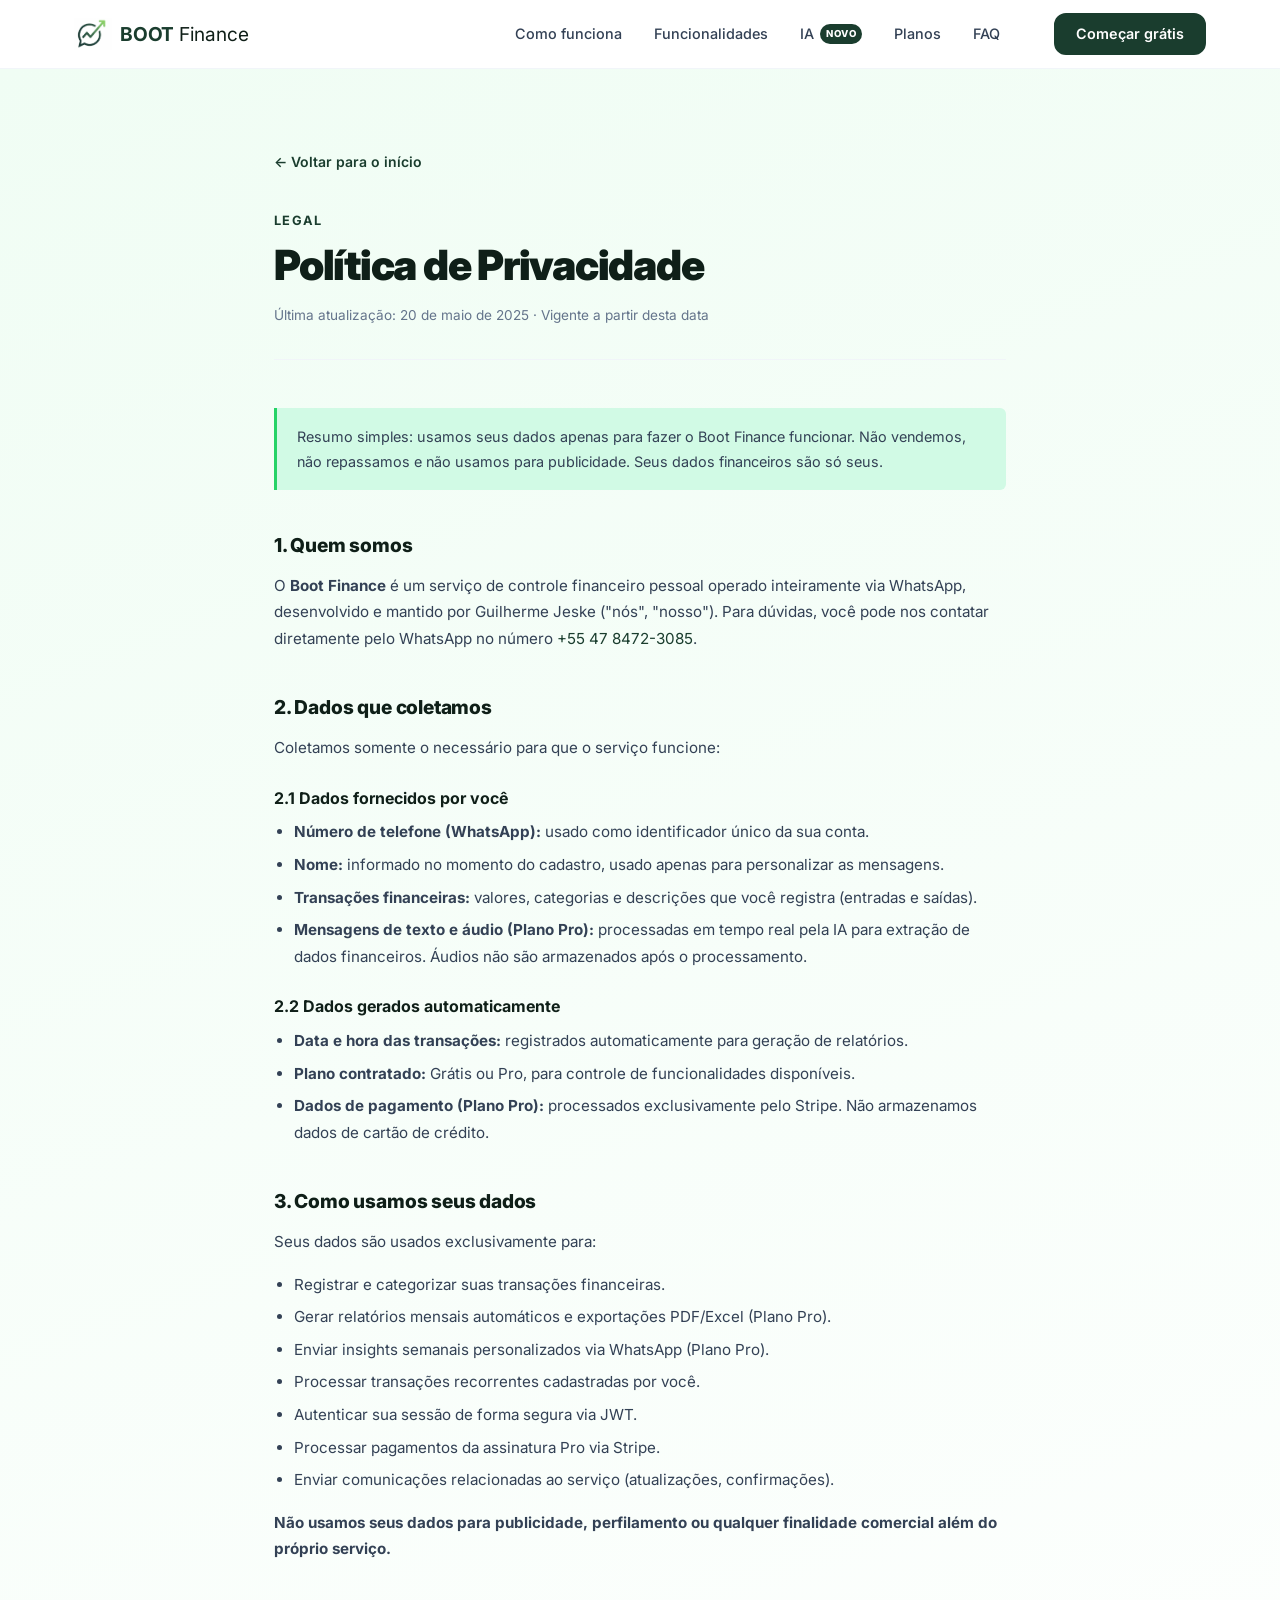
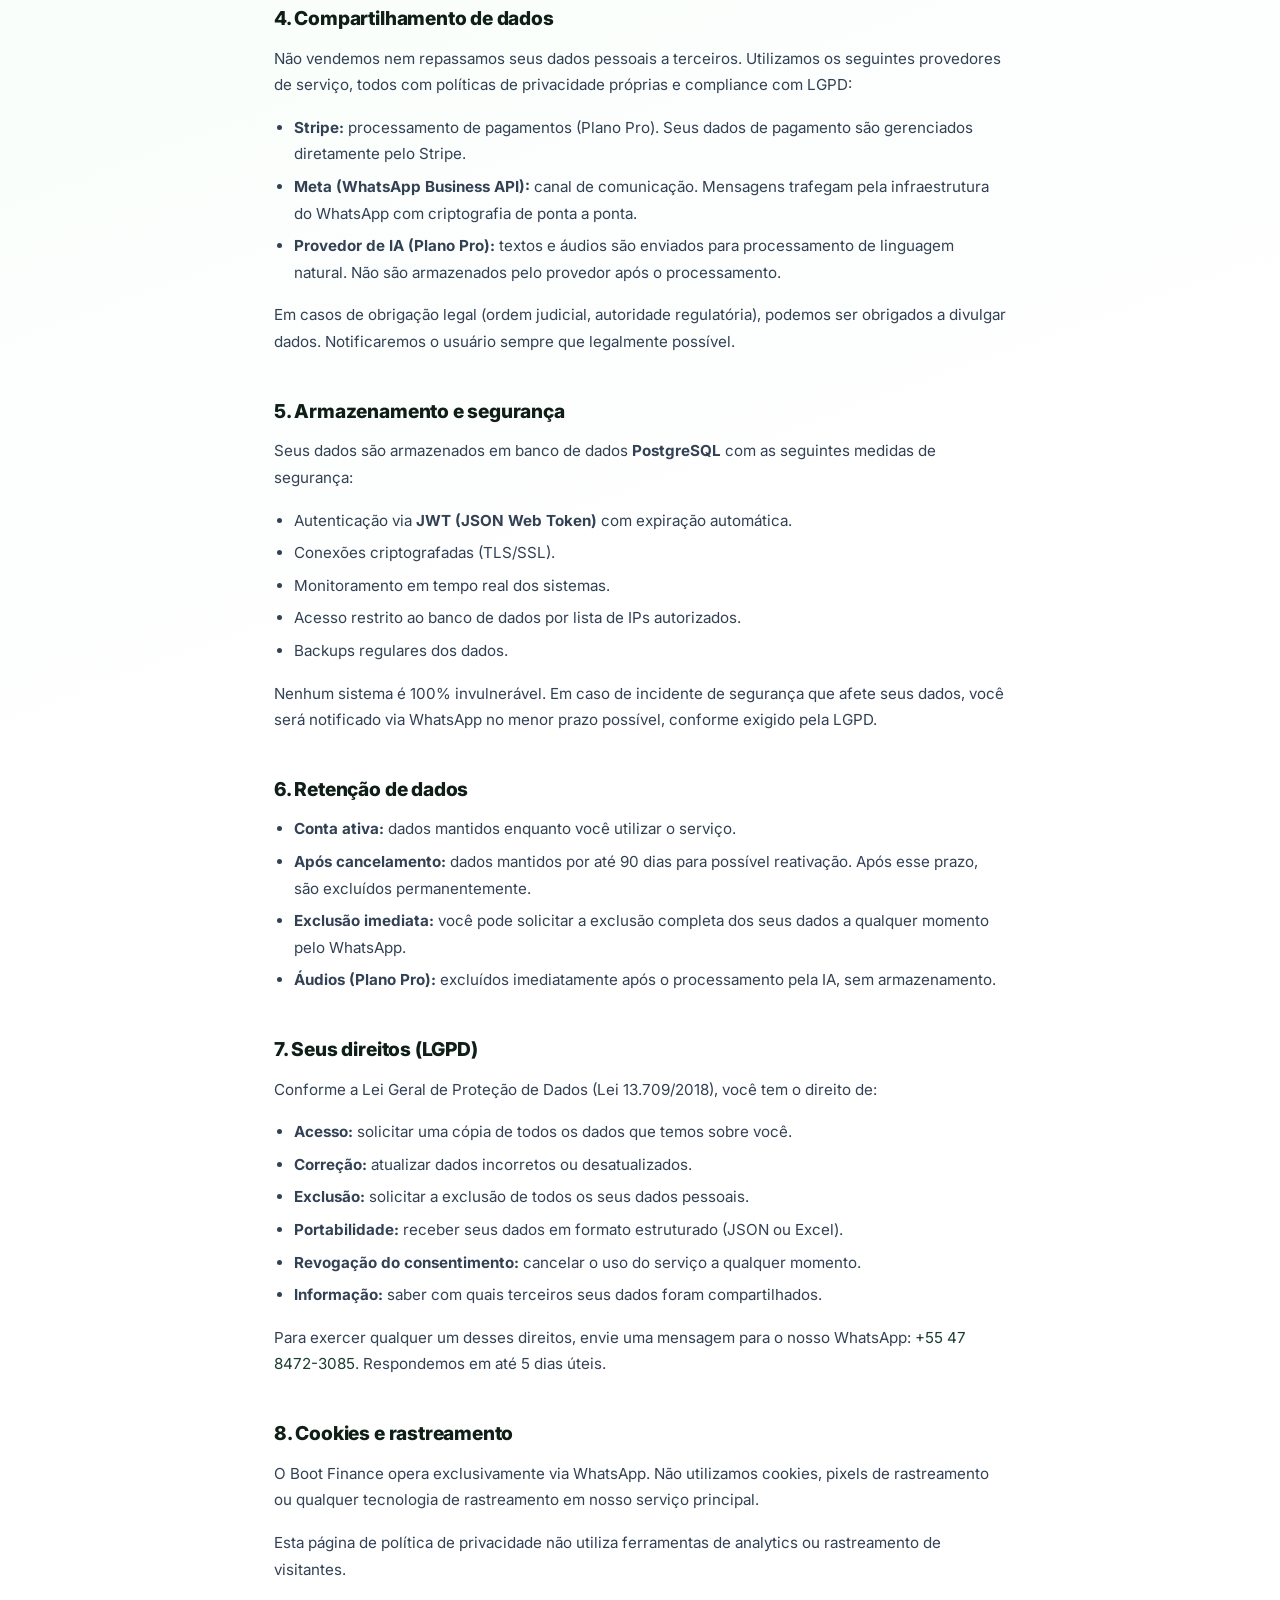
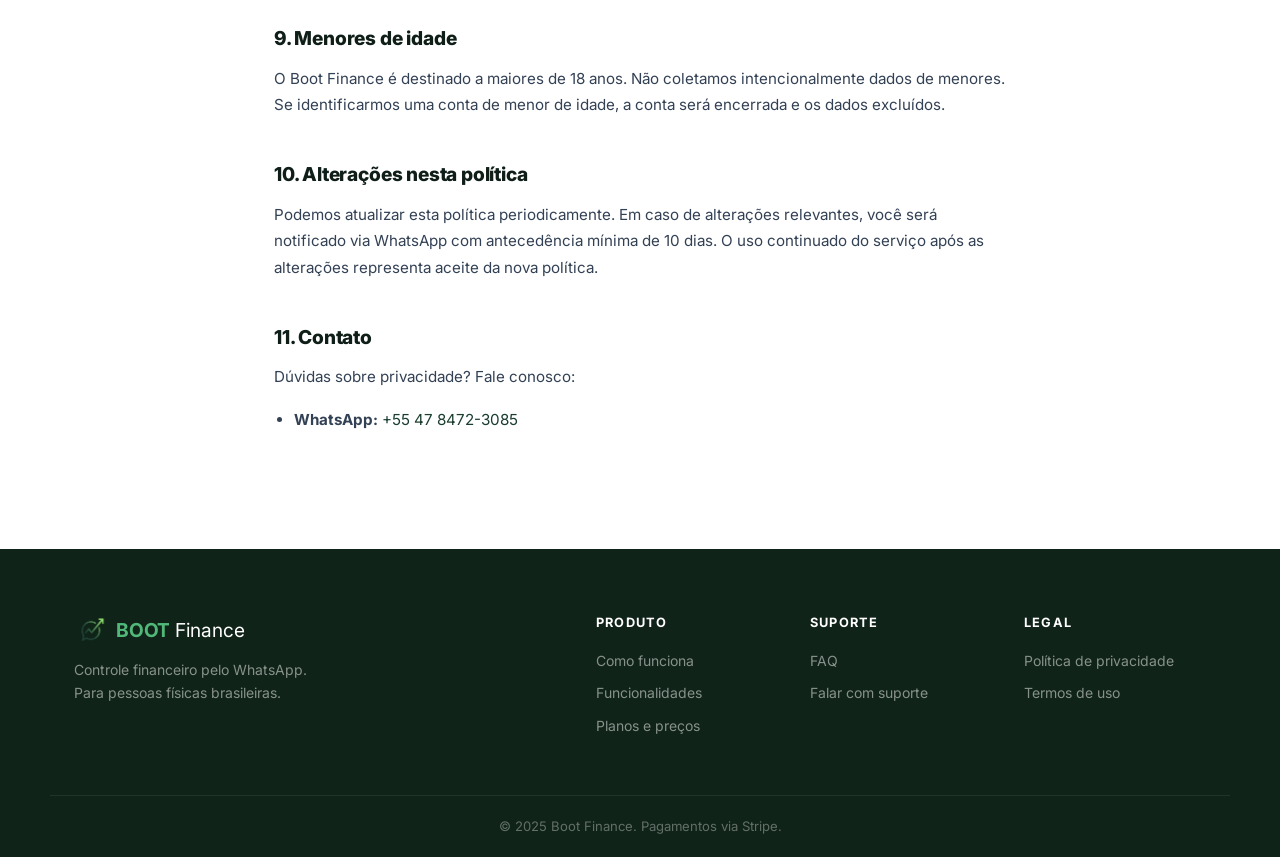
<file: privacidade.html>
<!DOCTYPE html>
<html lang="pt-BR">
<head>
  <meta charset="UTF-8" />
  <meta name="viewport" content="width=device-width, initial-scale=1.0" />
  <title>Política de Privacidade — Boot Finance</title>
  <meta name="description" content="Política de Privacidade do Boot Finance. Saiba como coletamos, usamos e protegemos seus dados financeiros." />
  <link rel="icon" href="favicon.svg" type="image/svg+xml" />
  <link rel="preconnect" href="https://fonts.googleapis.com" />
  <link rel="preconnect" href="https://fonts.gstatic.com" crossorigin />
  <link href="https://fonts.googleapis.com/css2?family=Inter:wght@400;500;600;700;800;900&display=swap" rel="stylesheet" />
  <link rel="stylesheet" href="style.css" />
  <style>
    .legal-page {
      padding: 80px 0 100px;
      background: linear-gradient(160deg, #f0fdf4 0%, #ffffff 60%);
      min-height: 70vh;
    }
    .legal-container {
      max-width: 780px;
      margin: 0 auto;
      padding: 0 24px;
    }
    .legal-header {
      margin-bottom: 48px;
      padding-bottom: 32px;
      border-bottom: 1px solid var(--gray-100);
    }
    .legal-label {
      display: inline-block;
      font-size: .8rem;
      font-weight: 700;
      text-transform: uppercase;
      letter-spacing: .1em;
      color: var(--primary);
      margin-bottom: 12px;
    }
    .legal-title {
      font-size: clamp(1.8rem, 3.5vw, 2.6rem);
      font-weight: 900;
      letter-spacing: -.03em;
      color: var(--dark);
      line-height: 1.1;
      margin-bottom: 16px;
    }
    .legal-meta {
      font-size: .85rem;
      color: var(--gray-500);
    }
    .legal-body h2 {
      font-size: 1.2rem;
      font-weight: 800;
      color: var(--dark);
      margin: 40px 0 12px;
      letter-spacing: -.01em;
    }
    .legal-body h3 {
      font-size: 1rem;
      font-weight: 700;
      color: var(--dark);
      margin: 24px 0 8px;
    }
    .legal-body p {
      font-size: .95rem;
      color: var(--gray-700);
      line-height: 1.75;
      margin-bottom: 16px;
    }
    .legal-body ul {
      margin: 0 0 16px 20px;
    }
    .legal-body ul li {
      font-size: .95rem;
      color: var(--gray-700);
      line-height: 1.75;
      margin-bottom: 6px;
    }
    .legal-body a {
      color: var(--primary);
      text-decoration: underline;
      text-decoration-color: transparent;
      transition: text-decoration-color var(--transition);
    }
    .legal-body a:hover {
      text-decoration-color: var(--primary);
    }
    .legal-highlight {
      background: var(--green-light);
      border-left: 3px solid var(--green);
      padding: 16px 20px;
      border-radius: 0 var(--radius-sm) var(--radius-sm) 0;
      margin: 24px 0;
    }
    .legal-highlight p {
      margin: 0;
      font-size: .9rem;
    }
    .legal-back {
      margin-bottom: 32px;
    }
    .legal-back a {
      display: inline-flex;
      align-items: center;
      gap: 6px;
      font-size: .875rem;
      font-weight: 600;
      color: var(--primary);
    }
    .legal-back a:hover { opacity: .7; }
  </style>
</head>
<body>

  <!-- ========== NAVBAR ========== -->
  <header class="navbar">
    <div class="container navbar__inner">
      <a href="index.html" class="navbar__logo">
        <img src="image/logo-icon.png" class="logo-img" width="38" height="38" alt="Boot Finance icon">
        <span><strong>BOOT</strong> Finance</span>
      </a>
      <nav class="navbar__links">
        <a href="index.html#como-funciona">Como funciona</a>
        <a href="index.html#funcionalidades">Funcionalidades</a>
        <a href="index.html#ia" class="navbar__link--ia">IA <span class="nav-badge-new">Novo</span></a>
        <a href="index.html#planos">Planos</a>
        <a href="index.html#faq">FAQ</a>
      </nav>
      <a href="https://wa.me/554784723085?text=Oi%2C+quero+come%C3%A7ar+a+usar+o+Finance-boot%21" target="_blank" class="btn btn--primary navbar__cta">
        Começar grátis
      </a>
      <button class="navbar__burger" aria-label="Menu" onclick="toggleMenu()">
        <span></span><span></span><span></span>
      </button>
    </div>
    <nav class="navbar__mobile" id="mobile-menu">
      <a href="index.html#como-funciona" onclick="toggleMenu()">Como funciona</a>
      <a href="index.html#funcionalidades" onclick="toggleMenu()">Funcionalidades</a>
      <a href="index.html#ia" onclick="toggleMenu()">IA ✨</a>
      <a href="index.html#planos" onclick="toggleMenu()">Planos</a>
      <a href="index.html#faq" onclick="toggleMenu()">FAQ</a>
      <a href="https://wa.me/554784723085?text=Oi%2C+quero+come%C3%A7ar+a+usar+o+Finance-boot%21" target="_blank" class="btn btn--primary" onclick="toggleMenu()">Começar grátis</a>
    </nav>
  </header>

  <main>
    <section class="legal-page">
      <div class="legal-container">

        <div class="legal-back">
          <a href="index.html">← Voltar para o início</a>
        </div>

        <div class="legal-header">
          <p class="legal-label">Legal</p>
          <h1 class="legal-title">Política de Privacidade</h1>
          <p class="legal-meta">Última atualização: 20 de maio de 2025 · Vigente a partir desta data</p>
        </div>

        <div class="legal-body">

          <div class="legal-highlight">
            <p>Resumo simples: usamos seus dados apenas para fazer o Boot Finance funcionar. Não vendemos, não repassamos e não usamos para publicidade. Seus dados financeiros são só seus.</p>
          </div>

          <h2>1. Quem somos</h2>
          <p>O <strong>Boot Finance</strong> é um serviço de controle financeiro pessoal operado inteiramente via WhatsApp, desenvolvido e mantido por Guilherme Jeske ("nós", "nosso"). Para dúvidas, você pode nos contatar diretamente pelo WhatsApp no número <a href="https://wa.me/554784723085" target="_blank">+55 47 8472-3085</a>.</p>

          <h2>2. Dados que coletamos</h2>
          <p>Coletamos somente o necessário para que o serviço funcione:</p>
          <h3>2.1 Dados fornecidos por você</h3>
          <ul>
            <li><strong>Número de telefone (WhatsApp):</strong> usado como identificador único da sua conta.</li>
            <li><strong>Nome:</strong> informado no momento do cadastro, usado apenas para personalizar as mensagens.</li>
            <li><strong>Transações financeiras:</strong> valores, categorias e descrições que você registra (entradas e saídas).</li>
            <li><strong>Mensagens de texto e áudio (Plano Pro):</strong> processadas em tempo real pela IA para extração de dados financeiros. Áudios não são armazenados após o processamento.</li>
          </ul>
          <h3>2.2 Dados gerados automaticamente</h3>
          <ul>
            <li><strong>Data e hora das transações:</strong> registrados automaticamente para geração de relatórios.</li>
            <li><strong>Plano contratado:</strong> Grátis ou Pro, para controle de funcionalidades disponíveis.</li>
            <li><strong>Dados de pagamento (Plano Pro):</strong> processados exclusivamente pelo Stripe. Não armazenamos dados de cartão de crédito.</li>
          </ul>

          <h2>3. Como usamos seus dados</h2>
          <p>Seus dados são usados exclusivamente para:</p>
          <ul>
            <li>Registrar e categorizar suas transações financeiras.</li>
            <li>Gerar relatórios mensais automáticos e exportações PDF/Excel (Plano Pro).</li>
            <li>Enviar insights semanais personalizados via WhatsApp (Plano Pro).</li>
            <li>Processar transações recorrentes cadastradas por você.</li>
            <li>Autenticar sua sessão de forma segura via JWT.</li>
            <li>Processar pagamentos da assinatura Pro via Stripe.</li>
            <li>Enviar comunicações relacionadas ao serviço (atualizações, confirmações).</li>
          </ul>
          <p><strong>Não usamos seus dados para publicidade, perfilamento ou qualquer finalidade comercial além do próprio serviço.</strong></p>

          <h2>4. Compartilhamento de dados</h2>
          <p>Não vendemos nem repassamos seus dados pessoais a terceiros. Utilizamos os seguintes provedores de serviço, todos com políticas de privacidade próprias e compliance com LGPD:</p>
          <ul>
            <li><strong>Stripe:</strong> processamento de pagamentos (Plano Pro). Seus dados de pagamento são gerenciados diretamente pelo Stripe.</li>
            <li><strong>Meta (WhatsApp Business API):</strong> canal de comunicação. Mensagens trafegam pela infraestrutura do WhatsApp com criptografia de ponta a ponta.</li>
            <li><strong>Provedor de IA (Plano Pro):</strong> textos e áudios são enviados para processamento de linguagem natural. Não são armazenados pelo provedor após o processamento.</li>
          </ul>
          <p>Em casos de obrigação legal (ordem judicial, autoridade regulatória), podemos ser obrigados a divulgar dados. Notificaremos o usuário sempre que legalmente possível.</p>

          <h2>5. Armazenamento e segurança</h2>
          <p>Seus dados são armazenados em banco de dados <strong>PostgreSQL</strong> com as seguintes medidas de segurança:</p>
          <ul>
            <li>Autenticação via <strong>JWT (JSON Web Token)</strong> com expiração automática.</li>
            <li>Conexões criptografadas (TLS/SSL).</li>
            <li>Monitoramento em tempo real dos sistemas.</li>
            <li>Acesso restrito ao banco de dados por lista de IPs autorizados.</li>
            <li>Backups regulares dos dados.</li>
          </ul>
          <p>Nenhum sistema é 100% invulnerável. Em caso de incidente de segurança que afete seus dados, você será notificado via WhatsApp no menor prazo possível, conforme exigido pela LGPD.</p>

          <h2>6. Retenção de dados</h2>
          <ul>
            <li><strong>Conta ativa:</strong> dados mantidos enquanto você utilizar o serviço.</li>
            <li><strong>Após cancelamento:</strong> dados mantidos por até 90 dias para possível reativação. Após esse prazo, são excluídos permanentemente.</li>
            <li><strong>Exclusão imediata:</strong> você pode solicitar a exclusão completa dos seus dados a qualquer momento pelo WhatsApp.</li>
            <li><strong>Áudios (Plano Pro):</strong> excluídos imediatamente após o processamento pela IA, sem armazenamento.</li>
          </ul>

          <h2>7. Seus direitos (LGPD)</h2>
          <p>Conforme a Lei Geral de Proteção de Dados (Lei 13.709/2018), você tem o direito de:</p>
          <ul>
            <li><strong>Acesso:</strong> solicitar uma cópia de todos os dados que temos sobre você.</li>
            <li><strong>Correção:</strong> atualizar dados incorretos ou desatualizados.</li>
            <li><strong>Exclusão:</strong> solicitar a exclusão de todos os seus dados pessoais.</li>
            <li><strong>Portabilidade:</strong> receber seus dados em formato estruturado (JSON ou Excel).</li>
            <li><strong>Revogação do consentimento:</strong> cancelar o uso do serviço a qualquer momento.</li>
            <li><strong>Informação:</strong> saber com quais terceiros seus dados foram compartilhados.</li>
          </ul>
          <p>Para exercer qualquer um desses direitos, envie uma mensagem para o nosso WhatsApp: <a href="https://wa.me/554784723085" target="_blank">+55 47 8472-3085</a>. Respondemos em até 5 dias úteis.</p>

          <h2>8. Cookies e rastreamento</h2>
          <p>O Boot Finance opera exclusivamente via WhatsApp. Não utilizamos cookies, pixels de rastreamento ou qualquer tecnologia de rastreamento em nosso serviço principal.</p>
          <p>Esta página de política de privacidade não utiliza ferramentas de analytics ou rastreamento de visitantes.</p>

          <h2>9. Menores de idade</h2>
          <p>O Boot Finance é destinado a maiores de 18 anos. Não coletamos intencionalmente dados de menores. Se identificarmos uma conta de menor de idade, a conta será encerrada e os dados excluídos.</p>

          <h2>10. Alterações nesta política</h2>
          <p>Podemos atualizar esta política periodicamente. Em caso de alterações relevantes, você será notificado via WhatsApp com antecedência mínima de 10 dias. O uso continuado do serviço após as alterações representa aceite da nova política.</p>

          <h2>11. Contato</h2>
          <p>Dúvidas sobre privacidade? Fale conosco:</p>
          <ul>
            <li><strong>WhatsApp:</strong> <a href="https://wa.me/554784723085" target="_blank">+55 47 8472-3085</a></li>
          </ul>

        </div>
      </div>
    </section>
  </main>

  <!-- ========== FOOTER ========== -->
  <footer class="footer">
    <div class="container footer__inner">
      <div class="footer__brand">
        <a href="index.html" class="navbar__logo">
          <img src="image/logo-sem-bg.png" class="logo-img" width="34" height="34" alt="Boot Finance logotipo">
          <span><strong>BOOT</strong> Finance</span>
        </a>
        <p>Controle financeiro pelo WhatsApp.<br/>Para pessoas físicas brasileiras.</p>
      </div>
      <div class="footer__links">
        <div class="footer__col">
          <h4>Produto</h4>
          <a href="index.html#como-funciona">Como funciona</a>
          <a href="index.html#funcionalidades">Funcionalidades</a>
          <a href="index.html#planos">Planos e preços</a>
        </div>
        <div class="footer__col">
          <h4>Suporte</h4>
          <a href="index.html#faq">FAQ</a>
          <a href="https://wa.me/554784723085" target="_blank">Falar com suporte</a>
        </div>
        <div class="footer__col">
          <h4>Legal</h4>
          <a href="privacidade.html">Política de privacidade</a>
          <a href="termos.html">Termos de uso</a>
        </div>
      </div>
    </div>
    <div class="footer__bottom">
      <p>© 2025 Boot Finance. Pagamentos via Stripe.</p>
    </div>
  </footer>

  <script src="script.js"></script>
</body>
</html>
</file>
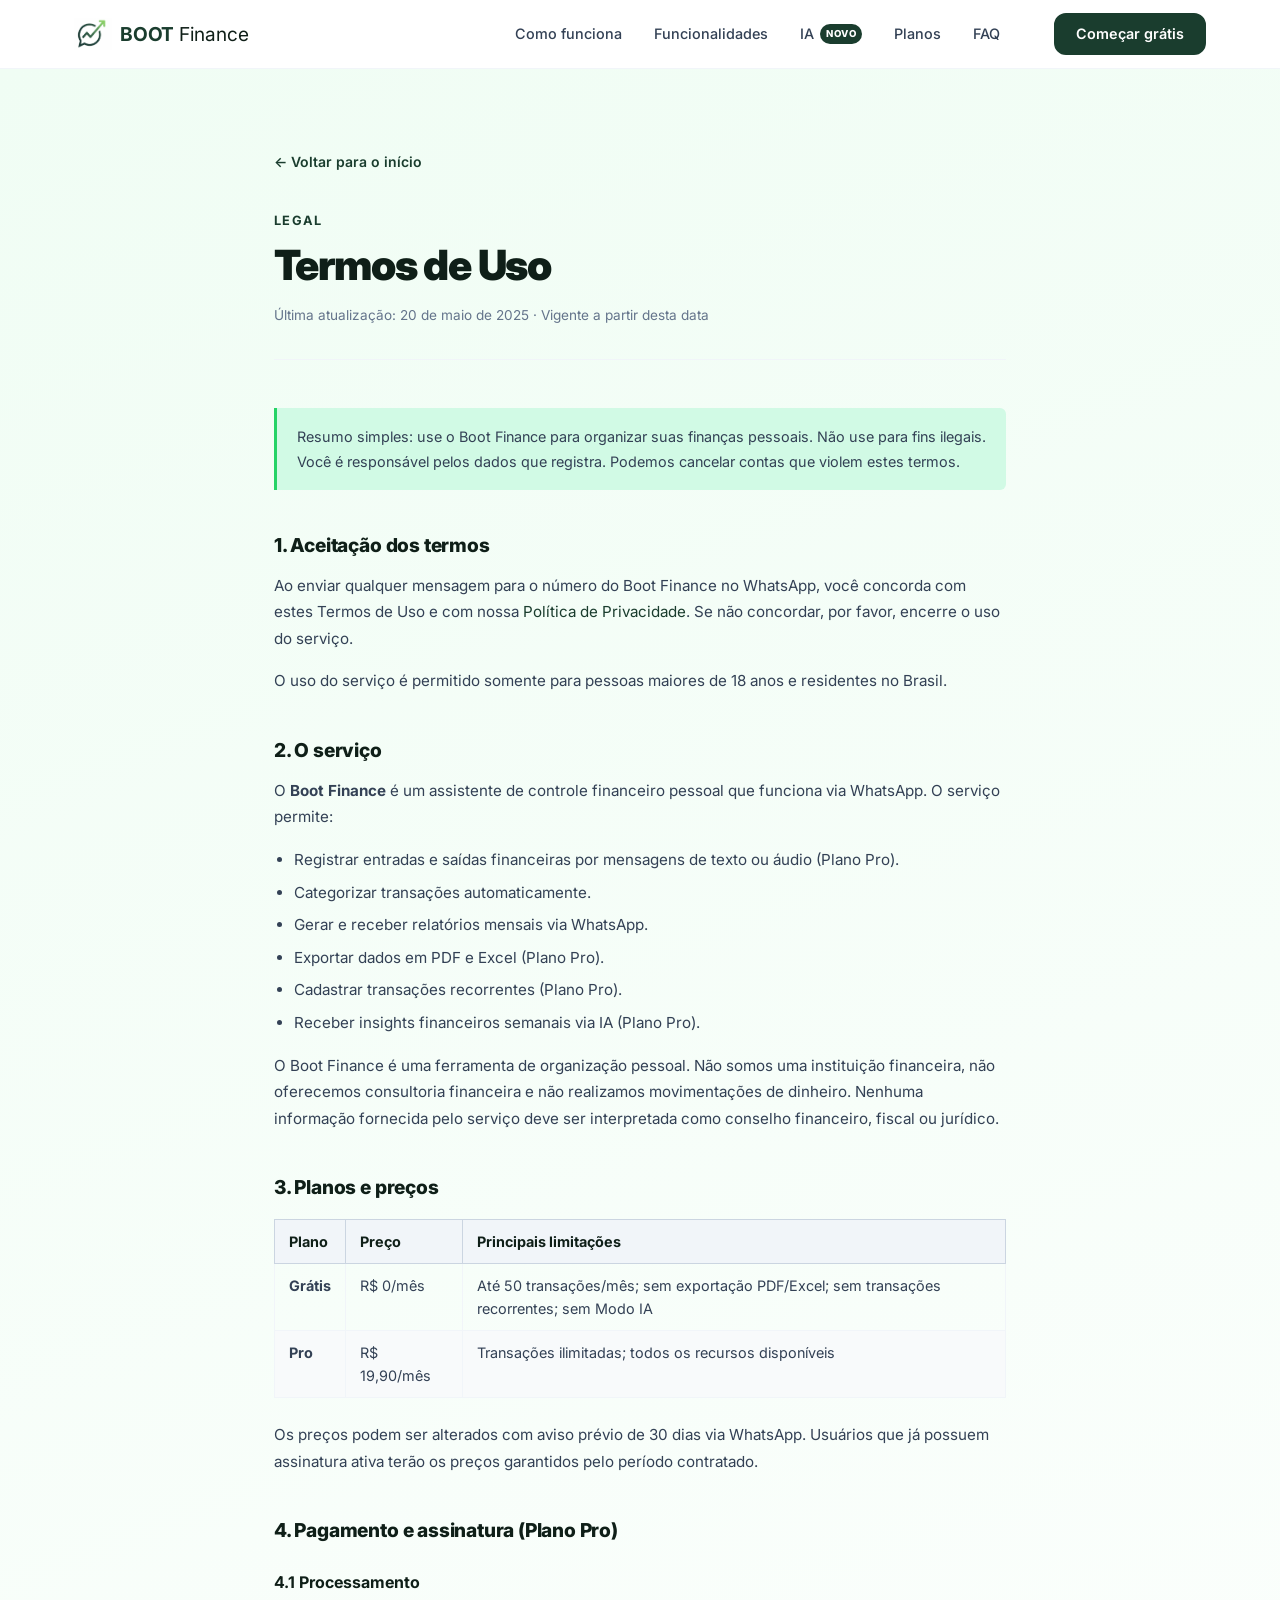
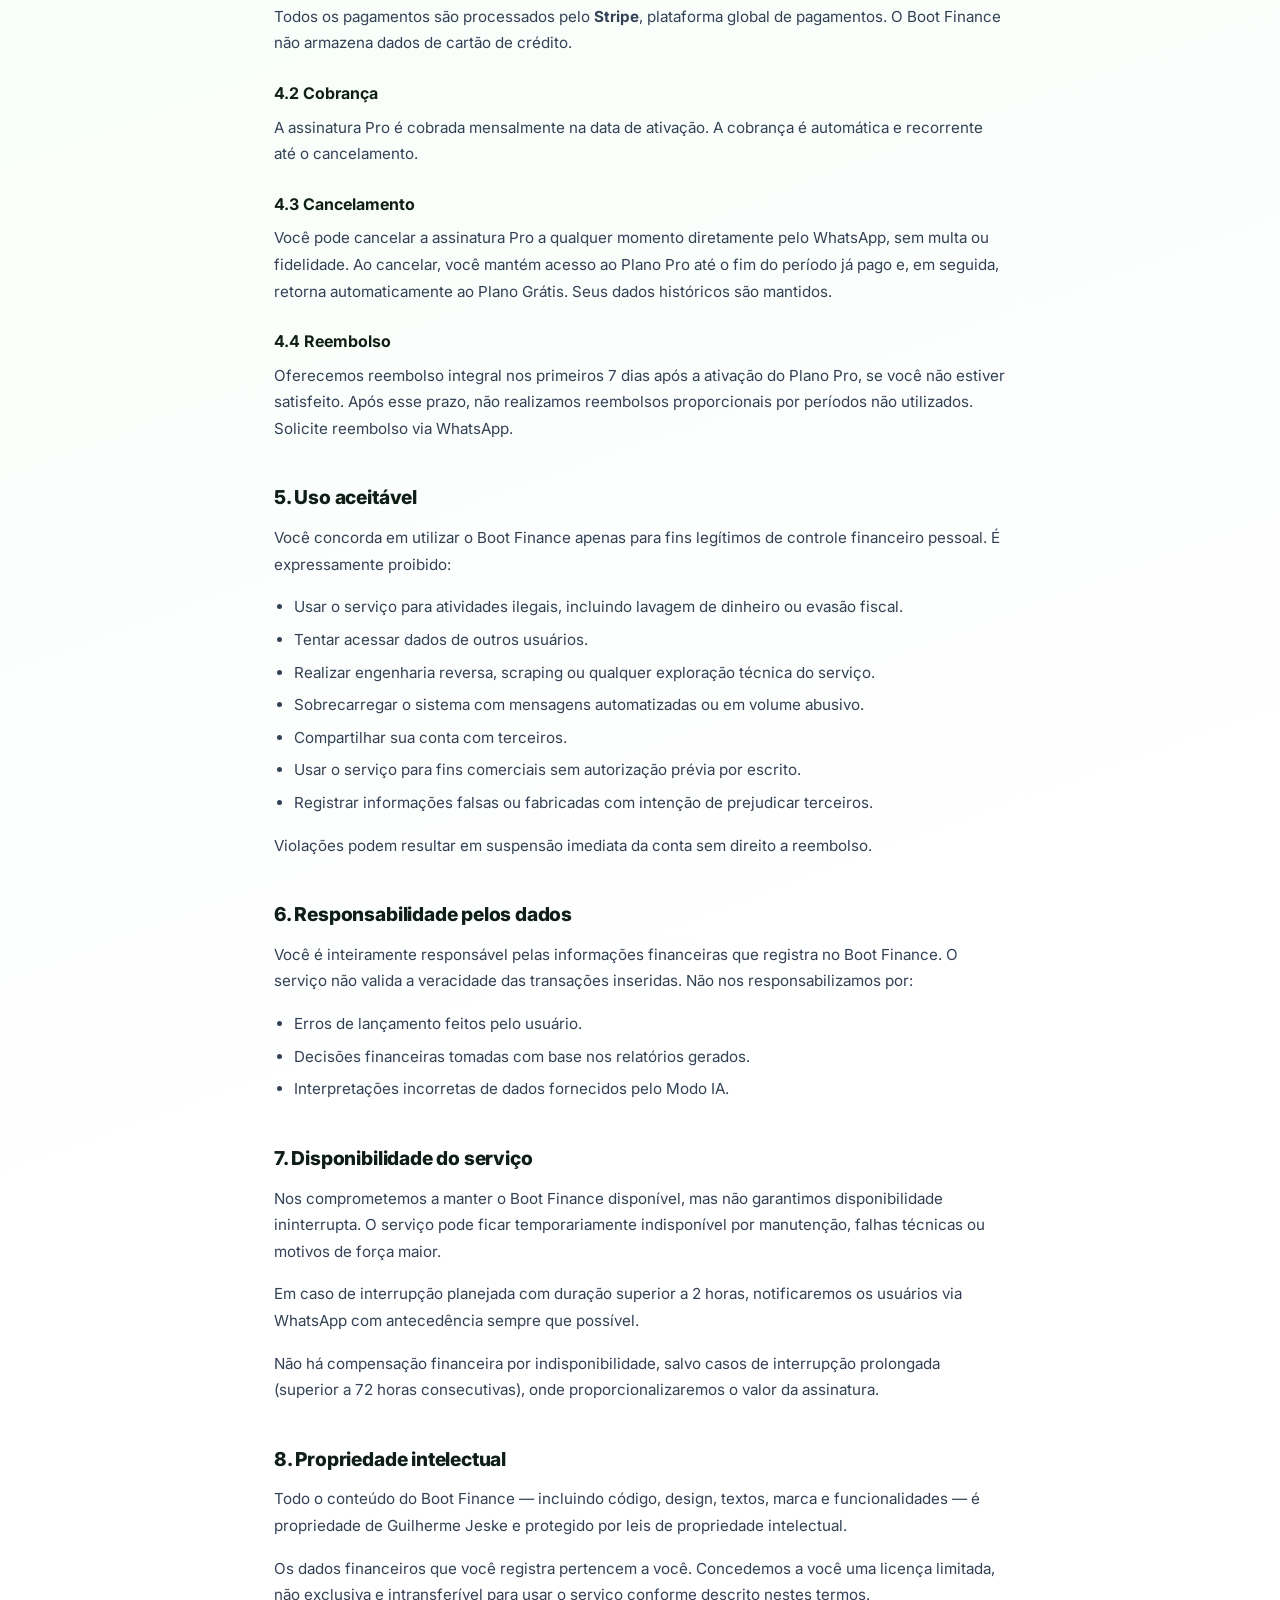
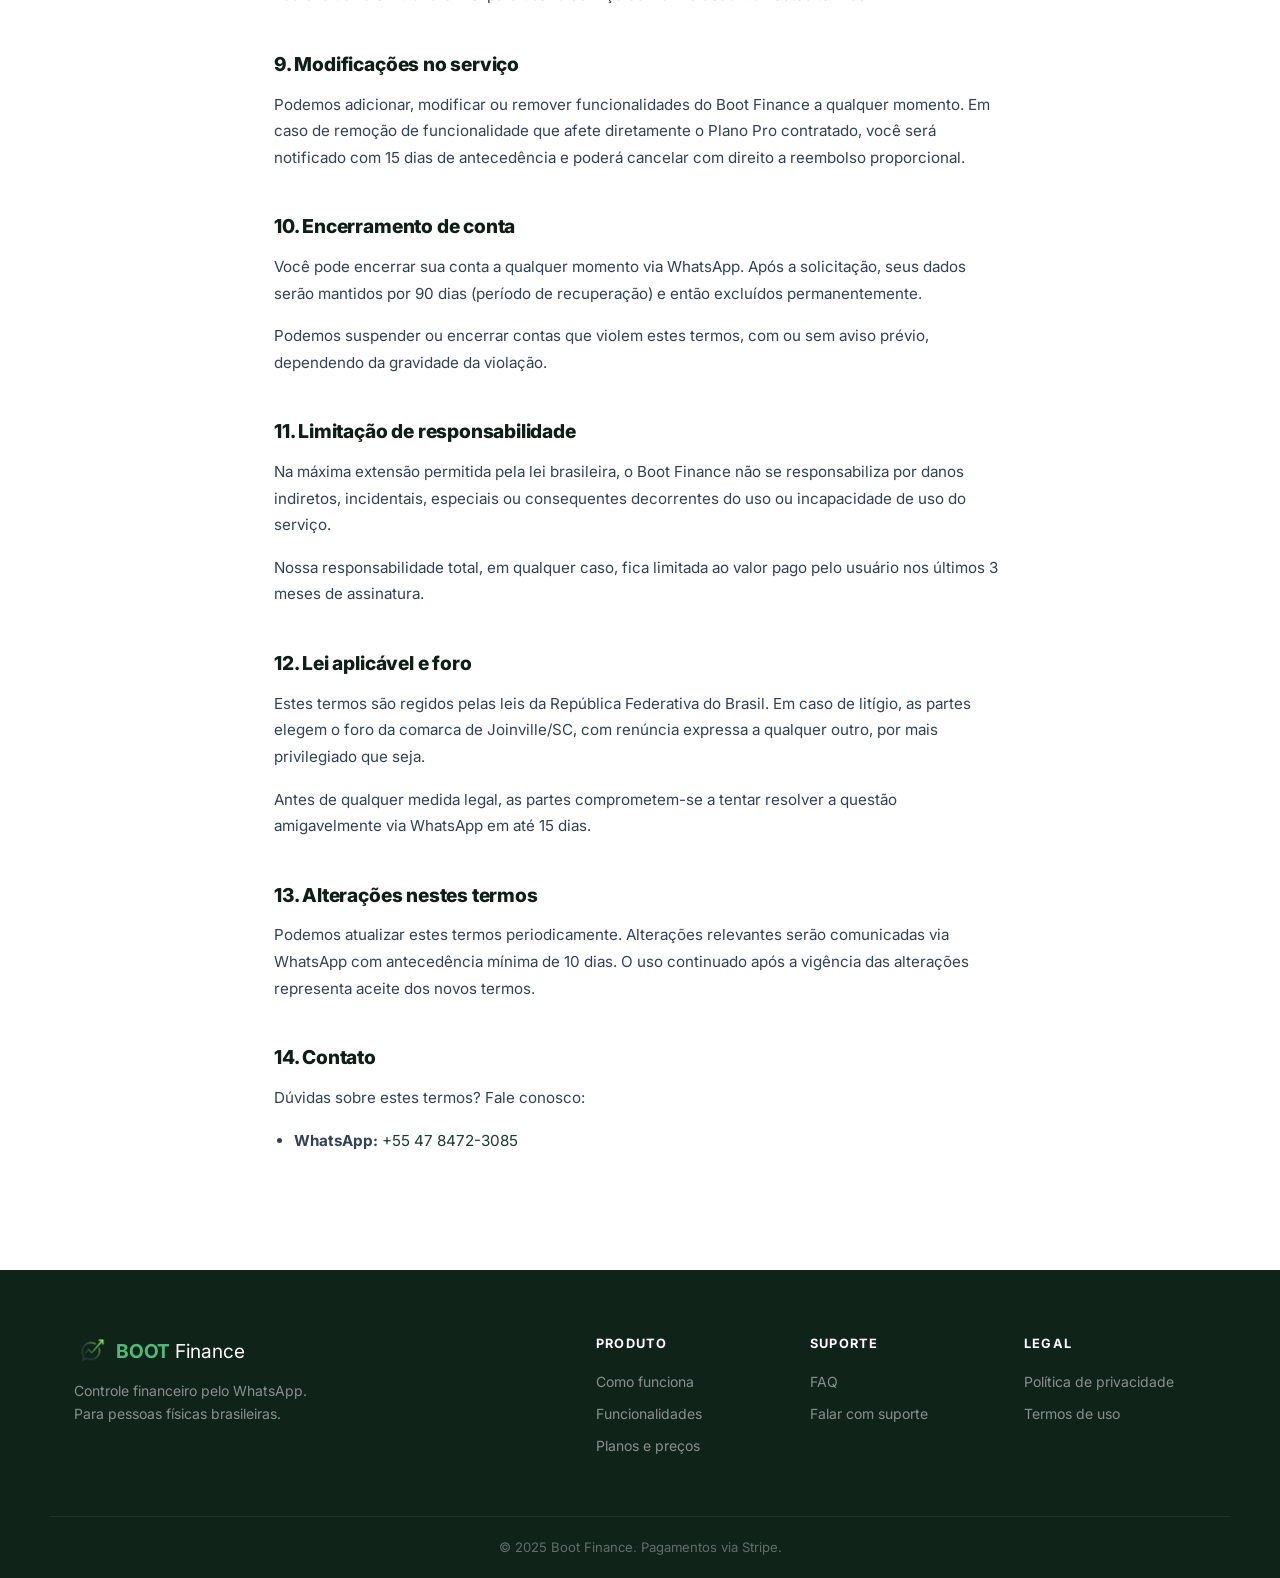
<file: termos.html>
<!DOCTYPE html>
<html lang="pt-BR">
<head>
  <meta charset="UTF-8" />
  <meta name="viewport" content="width=device-width, initial-scale=1.0" />
  <title>Termos de Uso — Boot Finance</title>
  <meta name="description" content="Termos de Uso do Boot Finance. Condições para utilização do serviço de controle financeiro pelo WhatsApp." />
  <link rel="icon" href="favicon.svg" type="image/svg+xml" />
  <link rel="preconnect" href="https://fonts.googleapis.com" />
  <link rel="preconnect" href="https://fonts.gstatic.com" crossorigin />
  <link href="https://fonts.googleapis.com/css2?family=Inter:wght@400;500;600;700;800;900&display=swap" rel="stylesheet" />
  <link rel="stylesheet" href="style.css" />
  <style>
    .legal-page {
      padding: 80px 0 100px;
      background: linear-gradient(160deg, #f0fdf4 0%, #ffffff 60%);
      min-height: 70vh;
    }
    .legal-container {
      max-width: 780px;
      margin: 0 auto;
      padding: 0 24px;
    }
    .legal-header {
      margin-bottom: 48px;
      padding-bottom: 32px;
      border-bottom: 1px solid var(--gray-100);
    }
    .legal-label {
      display: inline-block;
      font-size: .8rem;
      font-weight: 700;
      text-transform: uppercase;
      letter-spacing: .1em;
      color: var(--primary);
      margin-bottom: 12px;
    }
    .legal-title {
      font-size: clamp(1.8rem, 3.5vw, 2.6rem);
      font-weight: 900;
      letter-spacing: -.03em;
      color: var(--dark);
      line-height: 1.1;
      margin-bottom: 16px;
    }
    .legal-meta {
      font-size: .85rem;
      color: var(--gray-500);
    }
    .legal-body h2 {
      font-size: 1.2rem;
      font-weight: 800;
      color: var(--dark);
      margin: 40px 0 12px;
      letter-spacing: -.01em;
    }
    .legal-body h3 {
      font-size: 1rem;
      font-weight: 700;
      color: var(--dark);
      margin: 24px 0 8px;
    }
    .legal-body p {
      font-size: .95rem;
      color: var(--gray-700);
      line-height: 1.75;
      margin-bottom: 16px;
    }
    .legal-body ul {
      margin: 0 0 16px 20px;
    }
    .legal-body ul li {
      font-size: .95rem;
      color: var(--gray-700);
      line-height: 1.75;
      margin-bottom: 6px;
    }
    .legal-body a {
      color: var(--primary);
      text-decoration: underline;
      text-decoration-color: transparent;
      transition: text-decoration-color var(--transition);
    }
    .legal-body a:hover {
      text-decoration-color: var(--primary);
    }
    .legal-highlight {
      background: var(--green-light);
      border-left: 3px solid var(--green);
      padding: 16px 20px;
      border-radius: 0 var(--radius-sm) var(--radius-sm) 0;
      margin: 24px 0;
    }
    .legal-highlight p {
      margin: 0;
      font-size: .9rem;
    }
    .legal-back {
      margin-bottom: 32px;
    }
    .legal-back a {
      display: inline-flex;
      align-items: center;
      gap: 6px;
      font-size: .875rem;
      font-weight: 600;
      color: var(--primary);
    }
    .legal-back a:hover { opacity: .7; }
    .plan-table {
      width: 100%;
      border-collapse: collapse;
      margin: 16px 0 24px;
      font-size: .9rem;
    }
    .plan-table th {
      text-align: left;
      padding: 10px 14px;
      background: var(--gray-100);
      color: var(--dark);
      font-weight: 700;
      border: 1px solid var(--gray-300);
    }
    .plan-table td {
      padding: 10px 14px;
      color: var(--gray-700);
      border: 1px solid var(--gray-100);
      vertical-align: top;
    }
    .plan-table tr:nth-child(even) td {
      background: var(--gray-50);
    }
  </style>
</head>
<body>

  <!-- ========== NAVBAR ========== -->
  <header class="navbar">
    <div class="container navbar__inner">
      <a href="index.html" class="navbar__logo">
        <img src="image/logo-icon.png" class="logo-img" width="38" height="38" alt="Boot Finance icon">
        <span><strong>BOOT</strong> Finance</span>
      </a>
      <nav class="navbar__links">
        <a href="index.html#como-funciona">Como funciona</a>
        <a href="index.html#funcionalidades">Funcionalidades</a>
        <a href="index.html#ia" class="navbar__link--ia">IA <span class="nav-badge-new">Novo</span></a>
        <a href="index.html#planos">Planos</a>
        <a href="index.html#faq">FAQ</a>
      </nav>
      <a href="https://wa.me/554784723085?text=Oi%2C+quero+come%C3%A7ar+a+usar+o+Finance-boot%21" target="_blank" class="btn btn--primary navbar__cta">
        Começar grátis
      </a>
      <button class="navbar__burger" aria-label="Menu" onclick="toggleMenu()">
        <span></span><span></span><span></span>
      </button>
    </div>
    <nav class="navbar__mobile" id="mobile-menu">
      <a href="index.html#como-funciona" onclick="toggleMenu()">Como funciona</a>
      <a href="index.html#funcionalidades" onclick="toggleMenu()">Funcionalidades</a>
      <a href="index.html#ia" onclick="toggleMenu()">IA ✨</a>
      <a href="index.html#planos" onclick="toggleMenu()">Planos</a>
      <a href="index.html#faq" onclick="toggleMenu()">FAQ</a>
      <a href="https://wa.me/554784723085?text=Oi%2C+quero+come%C3%A7ar+a+usar+o+Finance-boot%21" target="_blank" class="btn btn--primary" onclick="toggleMenu()">Começar grátis</a>
    </nav>
  </header>

  <main>
    <section class="legal-page">
      <div class="legal-container">

        <div class="legal-back">
          <a href="index.html">← Voltar para o início</a>
        </div>

        <div class="legal-header">
          <p class="legal-label">Legal</p>
          <h1 class="legal-title">Termos de Uso</h1>
          <p class="legal-meta">Última atualização: 20 de maio de 2025 · Vigente a partir desta data</p>
        </div>

        <div class="legal-body">

          <div class="legal-highlight">
            <p>Resumo simples: use o Boot Finance para organizar suas finanças pessoais. Não use para fins ilegais. Você é responsável pelos dados que registra. Podemos cancelar contas que violem estes termos.</p>
          </div>

          <h2>1. Aceitação dos termos</h2>
          <p>Ao enviar qualquer mensagem para o número do Boot Finance no WhatsApp, você concorda com estes Termos de Uso e com nossa <a href="privacidade.html">Política de Privacidade</a>. Se não concordar, por favor, encerre o uso do serviço.</p>
          <p>O uso do serviço é permitido somente para pessoas maiores de 18 anos e residentes no Brasil.</p>

          <h2>2. O serviço</h2>
          <p>O <strong>Boot Finance</strong> é um assistente de controle financeiro pessoal que funciona via WhatsApp. O serviço permite:</p>
          <ul>
            <li>Registrar entradas e saídas financeiras por mensagens de texto ou áudio (Plano Pro).</li>
            <li>Categorizar transações automaticamente.</li>
            <li>Gerar e receber relatórios mensais via WhatsApp.</li>
            <li>Exportar dados em PDF e Excel (Plano Pro).</li>
            <li>Cadastrar transações recorrentes (Plano Pro).</li>
            <li>Receber insights financeiros semanais via IA (Plano Pro).</li>
          </ul>
          <p>O Boot Finance é uma ferramenta de organização pessoal. Não somos uma instituição financeira, não oferecemos consultoria financeira e não realizamos movimentações de dinheiro. Nenhuma informação fornecida pelo serviço deve ser interpretada como conselho financeiro, fiscal ou jurídico.</p>

          <h2>3. Planos e preços</h2>
          <table class="plan-table">
            <thead>
              <tr>
                <th>Plano</th>
                <th>Preço</th>
                <th>Principais limitações</th>
              </tr>
            </thead>
            <tbody>
              <tr>
                <td><strong>Grátis</strong></td>
                <td>R$ 0/mês</td>
                <td>Até 50 transações/mês; sem exportação PDF/Excel; sem transações recorrentes; sem Modo IA</td>
              </tr>
              <tr>
                <td><strong>Pro</strong></td>
                <td>R$ 19,90/mês</td>
                <td>Transações ilimitadas; todos os recursos disponíveis</td>
              </tr>
            </tbody>
          </table>
          <p>Os preços podem ser alterados com aviso prévio de 30 dias via WhatsApp. Usuários que já possuem assinatura ativa terão os preços garantidos pelo período contratado.</p>

          <h2>4. Pagamento e assinatura (Plano Pro)</h2>
          <h3>4.1 Processamento</h3>
          <p>Todos os pagamentos são processados pelo <strong>Stripe</strong>, plataforma global de pagamentos. O Boot Finance não armazena dados de cartão de crédito.</p>

          <h3>4.2 Cobrança</h3>
          <p>A assinatura Pro é cobrada mensalmente na data de ativação. A cobrança é automática e recorrente até o cancelamento.</p>

          <h3>4.3 Cancelamento</h3>
          <p>Você pode cancelar a assinatura Pro a qualquer momento diretamente pelo WhatsApp, sem multa ou fidelidade. Ao cancelar, você mantém acesso ao Plano Pro até o fim do período já pago e, em seguida, retorna automaticamente ao Plano Grátis. Seus dados históricos são mantidos.</p>

          <h3>4.4 Reembolso</h3>
          <p>Oferecemos reembolso integral nos primeiros 7 dias após a ativação do Plano Pro, se você não estiver satisfeito. Após esse prazo, não realizamos reembolsos proporcionais por períodos não utilizados. Solicite reembolso via WhatsApp.</p>

          <h2>5. Uso aceitável</h2>
          <p>Você concorda em utilizar o Boot Finance apenas para fins legítimos de controle financeiro pessoal. É expressamente proibido:</p>
          <ul>
            <li>Usar o serviço para atividades ilegais, incluindo lavagem de dinheiro ou evasão fiscal.</li>
            <li>Tentar acessar dados de outros usuários.</li>
            <li>Realizar engenharia reversa, scraping ou qualquer exploração técnica do serviço.</li>
            <li>Sobrecarregar o sistema com mensagens automatizadas ou em volume abusivo.</li>
            <li>Compartilhar sua conta com terceiros.</li>
            <li>Usar o serviço para fins comerciais sem autorização prévia por escrito.</li>
            <li>Registrar informações falsas ou fabricadas com intenção de prejudicar terceiros.</li>
          </ul>
          <p>Violações podem resultar em suspensão imediata da conta sem direito a reembolso.</p>

          <h2>6. Responsabilidade pelos dados</h2>
          <p>Você é inteiramente responsável pelas informações financeiras que registra no Boot Finance. O serviço não valida a veracidade das transações inseridas. Não nos responsabilizamos por:</p>
          <ul>
            <li>Erros de lançamento feitos pelo usuário.</li>
            <li>Decisões financeiras tomadas com base nos relatórios gerados.</li>
            <li>Interpretações incorretas de dados fornecidos pelo Modo IA.</li>
          </ul>

          <h2>7. Disponibilidade do serviço</h2>
          <p>Nos comprometemos a manter o Boot Finance disponível, mas não garantimos disponibilidade ininterrupta. O serviço pode ficar temporariamente indisponível por manutenção, falhas técnicas ou motivos de força maior.</p>
          <p>Em caso de interrupção planejada com duração superior a 2 horas, notificaremos os usuários via WhatsApp com antecedência sempre que possível.</p>
          <p>Não há compensação financeira por indisponibilidade, salvo casos de interrupção prolongada (superior a 72 horas consecutivas), onde proporcionalizaremos o valor da assinatura.</p>

          <h2>8. Propriedade intelectual</h2>
          <p>Todo o conteúdo do Boot Finance — incluindo código, design, textos, marca e funcionalidades — é propriedade de Guilherme Jeske e protegido por leis de propriedade intelectual.</p>
          <p>Os dados financeiros que você registra pertencem a você. Concedemos a você uma licença limitada, não exclusiva e intransferível para usar o serviço conforme descrito nestes termos.</p>

          <h2>9. Modificações no serviço</h2>
          <p>Podemos adicionar, modificar ou remover funcionalidades do Boot Finance a qualquer momento. Em caso de remoção de funcionalidade que afete diretamente o Plano Pro contratado, você será notificado com 15 dias de antecedência e poderá cancelar com direito a reembolso proporcional.</p>

          <h2>10. Encerramento de conta</h2>
          <p>Você pode encerrar sua conta a qualquer momento via WhatsApp. Após a solicitação, seus dados serão mantidos por 90 dias (período de recuperação) e então excluídos permanentemente.</p>
          <p>Podemos suspender ou encerrar contas que violem estes termos, com ou sem aviso prévio, dependendo da gravidade da violação.</p>

          <h2>11. Limitação de responsabilidade</h2>
          <p>Na máxima extensão permitida pela lei brasileira, o Boot Finance não se responsabiliza por danos indiretos, incidentais, especiais ou consequentes decorrentes do uso ou incapacidade de uso do serviço.</p>
          <p>Nossa responsabilidade total, em qualquer caso, fica limitada ao valor pago pelo usuário nos últimos 3 meses de assinatura.</p>

          <h2>12. Lei aplicável e foro</h2>
          <p>Estes termos são regidos pelas leis da República Federativa do Brasil. Em caso de litígio, as partes elegem o foro da comarca de Joinville/SC, com renúncia expressa a qualquer outro, por mais privilegiado que seja.</p>
          <p>Antes de qualquer medida legal, as partes comprometem-se a tentar resolver a questão amigavelmente via WhatsApp em até 15 dias.</p>

          <h2>13. Alterações nestes termos</h2>
          <p>Podemos atualizar estes termos periodicamente. Alterações relevantes serão comunicadas via WhatsApp com antecedência mínima de 10 dias. O uso continuado após a vigência das alterações representa aceite dos novos termos.</p>

          <h2>14. Contato</h2>
          <p>Dúvidas sobre estes termos? Fale conosco:</p>
          <ul>
            <li><strong>WhatsApp:</strong> <a href="https://wa.me/554784723085" target="_blank">+55 47 8472-3085</a></li>
          </ul>

        </div>
      </div>
    </section>
  </main>

  <!-- ========== FOOTER ========== -->
  <footer class="footer">
    <div class="container footer__inner">
      <div class="footer__brand">
        <a href="index.html" class="navbar__logo">
          <img src="image/logo-sem-bg.png" class="logo-img" width="34" height="34" alt="Boot Finance logotipo">
          <span><strong>BOOT</strong> Finance</span>
        </a>
        <p>Controle financeiro pelo WhatsApp.<br/>Para pessoas físicas brasileiras.</p>
      </div>
      <div class="footer__links">
        <div class="footer__col">
          <h4>Produto</h4>
          <a href="index.html#como-funciona">Como funciona</a>
          <a href="index.html#funcionalidades">Funcionalidades</a>
          <a href="index.html#planos">Planos e preços</a>
        </div>
        <div class="footer__col">
          <h4>Suporte</h4>
          <a href="index.html#faq">FAQ</a>
          <a href="https://wa.me/554784723085" target="_blank">Falar com suporte</a>
        </div>
        <div class="footer__col">
          <h4>Legal</h4>
          <a href="privacidade.html">Política de privacidade</a>
          <a href="termos.html">Termos de uso</a>
        </div>
      </div>
    </div>
    <div class="footer__bottom">
      <p>© 2025 Boot Finance. Pagamentos via Stripe.</p>
    </div>
  </footer>

  <script src="script.js"></script>
</body>
</html>
</file>
<file: style.css>
/* ============================================================
   Finance-boot — Landing Page Styles
   ============================================================ */

/* ---------- Reset & Base ---------- */
*, *::before, *::after { box-sizing: border-box; margin: 0; padding: 0; }

:root {
  --green:        #25D366;
  --green-dark:   #128C7E;
  --green-light:  #d1fae5;
  --primary:      #1a3d2e;
  --primary-dark: #0f2318;
  --primary-mid:  #256337;
  --brand-accent: #52b87a;
  --dark:         #0f1f18;
  --dark-2:       #1a3d2e;
  --gray-700:     #334155;
  --gray-500:     #64748b;
  --gray-300:     #cbd5e1;
  --gray-100:     #f1f5f9;
  --gray-50:      #f8fafb;
  --white:        #ffffff;
  --gold:         #f59e0b;
  --radius-sm:    6px;
  --radius:       12px;
  --radius-lg:    20px;
  --shadow-sm:    0 1px 3px rgba(0,0,0,.08), 0 1px 2px rgba(0,0,0,.06);
  --shadow:       0 4px 16px rgba(0,0,0,.08);
  --shadow-lg:    0 20px 48px rgba(0,0,0,.12);
  --font:         'Inter', system-ui, -apple-system, sans-serif;
  --transition:   .2s ease;
}

html { scroll-behavior: smooth; font-size: 16px; }

body {
  font-family: var(--font);
  color: var(--dark);
  background: var(--white);
  line-height: 1.6;
  -webkit-font-smoothing: antialiased;
}

img { max-width: 100%; display: block; }
a { text-decoration: none; color: inherit; }

/* ---------- Container ---------- */
.container {
  width: 100%;
  max-width: 1180px;
  margin: 0 auto;
  padding: 0 24px;
}

/* ---------- Buttons ---------- */
.btn {
  display: inline-flex;
  align-items: center;
  gap: 8px;
  padding: 12px 24px;
  border-radius: var(--radius);
  font-family: var(--font);
  font-size: .95rem;
  font-weight: 600;
  cursor: pointer;
  transition: all var(--transition);
  border: 2px solid transparent;
  white-space: nowrap;
  line-height: 1.2;
}

.btn--primary {
  background: var(--primary);
  color: var(--white);
  border-color: var(--primary);
}
.btn--primary:hover { background: var(--primary-dark); border-color: var(--primary-dark); transform: translateY(-1px); box-shadow: 0 4px 12px rgba(22,163,74,.35); }

.btn--whatsapp {
  background: var(--green);
  color: var(--white);
  border-color: var(--green);
}
.btn--whatsapp:hover { background: var(--green-dark); border-color: var(--green-dark); transform: translateY(-1px); box-shadow: 0 4px 16px rgba(37,211,102,.4); }

.btn--outline {
  background: transparent;
  color: var(--primary);
  border-color: var(--primary);
}
.btn--outline:hover { background: var(--green-light); transform: translateY(-1px); }

.btn--ghost {
  background: transparent;
  color: var(--gray-700);
  border-color: var(--gray-300);
}
.btn--ghost:hover { background: var(--gray-100); }

.btn--lg { padding: 14px 28px; font-size: 1rem; }
.btn--xl { padding: 18px 40px; font-size: 1.1rem; border-radius: var(--radius-lg); }
.btn--full { width: 100%; justify-content: center; }

/* ---------- Navbar ---------- */
.navbar {
  position: sticky;
  top: 0;
  z-index: 100;
  background: rgba(255,255,255,.92);
  backdrop-filter: blur(12px);
  -webkit-backdrop-filter: blur(12px);
  border-bottom: 1px solid var(--gray-100);
}

.navbar__inner {
  display: flex;
  align-items: center;
  height: 68px;
  gap: 32px;
}

.navbar__logo {
  display: flex;
  align-items: center;
  gap: 8px;
  font-size: 1.2rem;
  font-weight: 700;
  color: var(--dark);
  flex-shrink: 0;
}
.navbar__logo strong {
  color: var(--primary);
  text-transform: uppercase;
  letter-spacing: -0.01em;
}
.navbar__logo span { font-weight: 400; color: var(--dark); }
.logo-svg { flex-shrink: 0; }
.logo-img {
  flex-shrink: 0;
  object-fit: contain;
  display: block;
}

.navbar__links {
  display: flex;
  align-items: center;
  gap: 4px;
  margin-left: auto;
}
.navbar__links a {
  padding: 8px 14px;
  border-radius: var(--radius-sm);
  font-size: .9rem;
  font-weight: 500;
  color: var(--gray-700);
  transition: all var(--transition);
}
.navbar__links a:hover { background: var(--gray-100); color: var(--dark); }

.navbar__cta { margin-left: 8px; padding: 10px 20px; font-size: .9rem; }

.navbar__burger {
  display: none;
  flex-direction: column;
  gap: 5px;
  background: none;
  border: none;
  cursor: pointer;
  padding: 4px;
  margin-left: auto;
}
.navbar__burger span {
  display: block;
  width: 22px;
  height: 2px;
  background: var(--dark);
  border-radius: 2px;
  transition: all var(--transition);
}

.navbar__mobile {
  display: none;
  flex-direction: column;
  padding: 16px 24px 20px;
  gap: 4px;
  border-top: 1px solid var(--gray-100);
}
.navbar__mobile a {
  padding: 10px 14px;
  border-radius: var(--radius-sm);
  font-weight: 500;
  color: var(--gray-700);
}
.navbar__mobile a:hover { background: var(--gray-100); }
.navbar__mobile .btn { margin-top: 8px; justify-content: center; }
.navbar__mobile.open { display: flex; }

/* ---------- Hero ---------- */
.hero {
  padding: 80px 0 100px;
  background: linear-gradient(160deg, #f0fdf4 0%, #ffffff 60%);
  overflow: hidden;
  position: relative;
}
.hero::before {
  content: '';
  position: absolute;
  inset: 0;
  pointer-events: none;
  z-index: 0;
  background-image: url("data:image/svg+xml,%3Csvg xmlns='http://www.w3.org/2000/svg' width='1440' height='560' preserveAspectRatio='none'%3E%3Cpath d='M0 380 Q360 290 720 380 Q1080 470 1440 380 L1440 560 L0 560Z' fill='%231a3d2e' fill-opacity='0.035'/%3E%3Cpath d='M0 430 Q360 350 720 430 Q1080 510 1440 430 L1440 560 L0 560Z' fill='%231a3d2e' fill-opacity='0.025'/%3E%3Cpath d='M0 480 Q360 420 720 480 Q1080 540 1440 480 L1440 560 L0 560Z' fill='%231a3d2e' fill-opacity='0.02'/%3E%3Cpath d='M0 280 Q240 240 480 270 Q720 300 960 260 Q1200 220 1440 250' stroke='%231a3d2e' stroke-width='1' fill='none' stroke-opacity='0.04'/%3E%3Cpath d='M0 320 Q300 280 600 310 Q900 340 1200 300 Q1320 285 1440 295' stroke='%231a3d2e' stroke-width='1' fill='none' stroke-opacity='0.03'/%3E%3C/svg%3E");
  background-size: cover;
  background-position: bottom;
}
.hero__inner { position: relative; z-index: 1; }

.hero__inner {
  display: grid;
  grid-template-columns: 1fr 1fr;
  gap: 64px;
  align-items: center;
}

.hero__badge {
  display: inline-flex;
  align-items: center;
  gap: 8px;
  background: var(--green-light);
  color: var(--primary-dark);
  padding: 6px 14px;
  border-radius: 100px;
  font-size: .82rem;
  font-weight: 600;
  margin-bottom: 24px;
}
.badge-dot {
  width: 7px;
  height: 7px;
  border-radius: 50%;
  background: var(--green);
  animation: pulse 2s infinite;
}
@keyframes pulse {
  0%, 100% { opacity: 1; }
  50% { opacity: .4; }
}

.hero__headline {
  font-size: clamp(2.1rem, 4vw, 3.4rem);
  font-weight: 900;
  line-height: 1.08;
  letter-spacing: -.03em;
  margin-bottom: 20px;
  color: var(--dark);
  text-transform: uppercase;
}
.highlight {
  color: var(--green);
  position: relative;
  font-style: normal;
}

.hero__sub {
  font-size: 1.1rem;
  color: var(--gray-700);
  line-height: 1.7;
  margin-bottom: 36px;
  max-width: 520px;
}

.hero__actions {
  display: flex;
  gap: 12px;
  flex-wrap: wrap;
  margin-bottom: 20px;
}

.hero__proof {
  font-size: .82rem;
  color: var(--gray-500);
}

/* ---- Chat Mockup ---- */
.hero__visual {
  display: flex;
  justify-content: center;
  align-items: flex-start;
}

.chat-mockup {
  background: var(--white);
  border-radius: 20px;
  box-shadow: var(--shadow-lg);
  overflow: hidden;
  width: 100%;
  max-width: 380px;
  border: 1px solid var(--gray-100);
  animation: floatUp 6s ease-in-out infinite;
}
@keyframes floatUp {
  0%, 100% { transform: translateY(0); }
  50% { transform: translateY(-8px); }
}

.chat-mockup__header {
  background: var(--primary);
  color: var(--white);
  padding: 14px 18px;
  display: flex;
  align-items: center;
  gap: 12px;
}
.chat-avatar {
  width: 38px;
  height: 38px;
  background: white;
  border-radius: 50%;
  display: flex;
  align-items: center;
  justify-content: center;
  font-size: 1.2rem;
  flex-shrink: 0;
  overflow: hidden;
  position: relative;
}
.chat-avatar img {
  width: 160%;
  height: auto;
  position: absolute;
  left: 57%;
  top: 56%;
  transform: translate(-50%, -59%);
}
.chat-mockup__header strong { display: block; font-size: .95rem; }
.online-dot { font-size: .72rem; opacity: .85; }

.chat-mockup__body {
  padding: 16px;
  display: flex;
  flex-direction: column;
  gap: 10px;
  background: #e5ddd5;
  max-height: 420px;
  overflow-y: auto;
}

.chat-bubble {
  max-width: 88%;
  padding: 10px 14px;
  border-radius: 12px;
  font-size: .82rem;
  line-height: 1.5;
}
.chat-bubble.bot {
  background: var(--white);
  align-self: flex-start;
  border-bottom-left-radius: 4px;
  box-shadow: 0 1px 3px rgba(0,0,0,.1);
}
.chat-bubble.user {
  background: #dcf8c6;
  align-self: flex-end;
  border-bottom-right-radius: 4px;
  box-shadow: 0 1px 3px rgba(0,0,0,.1);
}

/* ---------- Sections ---------- */
.section { padding: 96px 0; }
.section--alt {
  background: var(--gray-50);
  position: relative;
  overflow: hidden;
}
.section--alt::after {
  content: '';
  position: absolute;
  bottom: 0;
  right: 0;
  width: 600px;
  height: 300px;
  pointer-events: none;
  background-image: url("data:image/svg+xml,%3Csvg xmlns='http://www.w3.org/2000/svg' width='600' height='300'%3E%3Cpath d='M600 0 Q450 80 300 50 Q150 20 0 100' stroke='%231a3d2e' stroke-width='1.5' fill='none' stroke-opacity='0.05'/%3E%3Cpath d='M600 60 Q420 130 260 110 Q100 90 0 160' stroke='%231a3d2e' stroke-width='1.5' fill='none' stroke-opacity='0.04'/%3E%3Cpath d='M600 120 Q400 180 220 170 Q60 160 0 220' stroke='%231a3d2e' stroke-width='1.5' fill='none' stroke-opacity='0.03'/%3E%3C/svg%3E");
  background-repeat: no-repeat;
  background-position: bottom right;
}

.section-header {
  text-align: center;
  margin-bottom: 56px;
}
.section-label {
  display: inline-block;
  font-size: .8rem;
  font-weight: 700;
  text-transform: uppercase;
  letter-spacing: .1em;
  color: var(--primary);
  margin-bottom: 12px;
}
.section-title {
  font-size: clamp(1.6rem, 3vw, 2.4rem);
  font-weight: 800;
  line-height: 1.2;
  letter-spacing: -.02em;
  color: var(--dark);
  margin-bottom: 16px;
}
.section-desc {
  font-size: 1.05rem;
  color: var(--gray-500);
  max-width: 560px;
  margin: 0 auto;
  line-height: 1.7;
}

/* ---------- Steps ---------- */
.steps {
  display: flex;
  align-items: flex-start;
  gap: 0;
  justify-content: center;
  flex-wrap: wrap;
}

.step {
  flex: 1;
  min-width: 200px;
  max-width: 280px;
  text-align: center;
  padding: 32px 24px;
  background: var(--white);
  border-radius: var(--radius-lg);
  box-shadow: var(--shadow-sm);
  border: 1px solid var(--gray-100);
  transition: all var(--transition);
}
.step:hover { box-shadow: var(--shadow); transform: translateY(-4px); }

.step__number {
  font-size: .72rem;
  font-weight: 800;
  color: var(--primary);
  letter-spacing: .1em;
  margin-bottom: 8px;
}
.step__icon {
  font-size: 2.4rem;
  margin-bottom: 16px;
}
.step h3 {
  font-size: 1.05rem;
  font-weight: 700;
  margin-bottom: 10px;
  color: var(--dark);
}
.step p { font-size: .88rem; color: var(--gray-500); line-height: 1.6; }

.step__arrow {
  font-size: 1.5rem;
  color: var(--gray-300);
  padding: 0 8px;
  align-self: center;
  flex-shrink: 0;
}

/* ---------- Features Grid ---------- */
.features-grid {
  display: grid;
  grid-template-columns: repeat(auto-fill, minmax(260px, 1fr));
  gap: 20px;
}

.feature-card {
  padding: 28px 24px;
  background: var(--white);
  border: 1px solid var(--gray-100);
  border-radius: var(--radius-lg);
  transition: all var(--transition);
}
.feature-card:hover {
  box-shadow: var(--shadow);
  border-color: var(--green-light);
  transform: translateY(-3px);
}
.feature-card__icon { font-size: 2rem; margin-bottom: 14px; }
.feature-card h3 { font-size: 1rem; font-weight: 700; margin-bottom: 8px; color: var(--dark); }
.feature-card p { font-size: .875rem; color: var(--gray-500); line-height: 1.6; }

/* ---------- Pricing ---------- */
.pricing-grid {
  display: grid;
  grid-template-columns: repeat(3, 1fr);
  gap: 24px;
  align-items: start;
}

.pricing-card {
  background: var(--white);
  border: 2px solid var(--gray-100);
  border-radius: var(--radius-lg);
  padding: 32px;
  position: relative;
  transition: all var(--transition);
}
.pricing-card:hover { box-shadow: var(--shadow); }

.pricing-card--featured {
  border-color: var(--primary);
  box-shadow: 0 8px 32px rgba(26,61,46,.18);
  transform: scale(1.03);
}
.pricing-card--featured:hover { box-shadow: 0 12px 40px rgba(26,61,46,.28); }

.pricing-card__badge {
  position: absolute;
  top: -14px;
  left: 50%;
  transform: translateX(-50%);
  background: var(--primary);
  color: var(--white);
  font-size: .75rem;
  font-weight: 700;
  padding: 4px 16px;
  border-radius: 100px;
  white-space: nowrap;
}

.pricing-card__header { margin-bottom: 28px; }
.pricing-card__name {
  font-size: .8rem;
  font-weight: 700;
  text-transform: uppercase;
  letter-spacing: .08em;
  color: var(--gray-500);
  margin-bottom: 12px;
}
.pricing-card__price {
  display: flex;
  align-items: baseline;
  gap: 4px;
  margin-bottom: 10px;
}
.price {
  font-size: 2.4rem;
  font-weight: 900;
  color: var(--dark);
  letter-spacing: -.03em;
}
.price-period { font-size: .9rem; color: var(--gray-500); }
.pricing-card__desc { font-size: .85rem; color: var(--gray-500); line-height: 1.5; }

.pricing-card__features {
  list-style: none;
  margin-bottom: 28px;
  display: flex;
  flex-direction: column;
  gap: 10px;
}
.pricing-card__features li {
  display: flex;
  align-items: flex-start;
  gap: 10px;
  font-size: .875rem;
  color: var(--gray-700);
  line-height: 1.4;
}
.pricing-card__features li.disabled { color: var(--gray-300); }
.check { color: var(--primary); font-weight: 700; flex-shrink: 0; }
.cross { color: var(--gray-300); flex-shrink: 0; }

.pricing-note {
  text-align: center;
  font-size: .85rem;
  color: var(--gray-500);
  margin-top: 32px;
}

/* ---------- Testimonials ---------- */
.testimonials-grid {
  display: grid;
  grid-template-columns: repeat(3, 1fr);
  gap: 24px;
}

.testimonial {
  background: var(--white);
  border: 1px solid var(--gray-100);
  border-radius: var(--radius-lg);
  padding: 28px;
  transition: all var(--transition);
}
.testimonial:hover { box-shadow: var(--shadow); transform: translateY(-3px); }

.testimonial__stars {
  color: var(--gold);
  font-size: 1rem;
  margin-bottom: 12px;
  letter-spacing: 2px;
}
.testimonial p {
  font-size: .9rem;
  color: var(--gray-700);
  line-height: 1.7;
  margin-bottom: 20px;
  font-style: italic;
}
.testimonial__author {
  display: flex;
  align-items: center;
  gap: 12px;
}
.testimonial__avatar {
  width: 38px;
  height: 38px;
  background: var(--green-light);
  color: var(--primary-dark);
  border-radius: 50%;
  display: flex;
  align-items: center;
  justify-content: center;
  font-weight: 800;
  font-size: 1rem;
  flex-shrink: 0;
}
.testimonial__author strong { display: block; font-size: .9rem; color: var(--dark); }
.testimonial__author span { font-size: .78rem; color: var(--gray-500); }

/* ---------- FAQ ---------- */
.faq-list {
  max-width: 720px;
  margin: 0 auto;
  display: flex;
  flex-direction: column;
  gap: 8px;
}

.faq-item {
  background: var(--white);
  border: 1px solid var(--gray-100);
  border-radius: var(--radius);
  overflow: hidden;
}

.faq-question {
  width: 100%;
  display: flex;
  align-items: center;
  justify-content: space-between;
  gap: 16px;
  padding: 20px 24px;
  background: none;
  border: none;
  font-family: var(--font);
  font-size: .95rem;
  font-weight: 600;
  color: var(--dark);
  cursor: pointer;
  text-align: left;
  transition: all var(--transition);
}
.faq-question:hover { background: var(--gray-50); }

.faq-icon {
  font-size: 1.3rem;
  font-weight: 400;
  color: var(--primary);
  flex-shrink: 0;
  transition: transform var(--transition);
}
.faq-item.open .faq-icon { transform: rotate(45deg); }

.faq-answer {
  display: none;
  padding: 0 24px 20px;
}
.faq-item.open .faq-answer { display: block; }
.faq-answer p {
  font-size: .9rem;
  color: var(--gray-700);
  line-height: 1.7;
}

/* ---------- CTA Final ---------- */
.cta-final {
  background: linear-gradient(135deg, var(--primary-dark) 0%, var(--primary) 100%);
  padding: 100px 0;
  text-align: center;
  position: relative;
  overflow: hidden;
}
.cta-final::before {
  content: '';
  position: absolute;
  inset: 0;
  pointer-events: none;
  background-image: url("data:image/svg+xml,%3Csvg xmlns='http://www.w3.org/2000/svg' width='1440' height='400'%3E%3Cpath d='M0 200 Q360 120 720 200 Q1080 280 1440 200' stroke='white' stroke-width='1' fill='none' stroke-opacity='0.06'/%3E%3Cpath d='M0 260 Q360 180 720 260 Q1080 340 1440 260' stroke='white' stroke-width='1' fill='none' stroke-opacity='0.04'/%3E%3Cpath d='M0 320 Q360 260 720 320 Q1080 380 1440 320' stroke='white' stroke-width='1' fill='none' stroke-opacity='0.03'/%3E%3C/svg%3E");
  background-size: cover;
}
.cta-final__inner { position: relative; z-index: 1; }

.cta-final__inner h2 {
  font-size: clamp(1.8rem, 3.5vw, 2.6rem);
  font-weight: 900;
  color: var(--white);
  letter-spacing: -.02em;
  margin-bottom: 16px;
  line-height: 1.2;
}
.cta-final__inner p {
  font-size: 1.1rem;
  color: rgba(255,255,255,.7);
  margin-bottom: 36px;
}
.cta-final__note {
  margin-top: 20px !important;
  font-size: .85rem !important;
  color: rgba(255,255,255,.5) !important;
  margin-bottom: 0 !important;
}

/* ---------- Footer ---------- */
.footer {
  background: var(--primary-dark);
  color: rgba(255,255,255,.7);
  padding: 64px 0 0;
}

.footer__inner {
  display: grid;
  grid-template-columns: 1.5fr 2fr;
  gap: 64px;
  padding-bottom: 48px;
  border-bottom: 1px solid rgba(255,255,255,.08);
}

.footer__brand .navbar__logo {
  color: var(--white);
  margin-bottom: 12px;
}
.footer__brand .navbar__logo strong { color: var(--brand-accent); }
.footer__brand .navbar__logo span { color: var(--white); }
.footer__brand p {
  font-size: .875rem;
  line-height: 1.6;
  color: rgba(255,255,255,.5);
}

.footer__links {
  display: grid;
  grid-template-columns: repeat(3, 1fr);
  gap: 32px;
}

.footer__col h4 {
  font-size: .8rem;
  font-weight: 700;
  text-transform: uppercase;
  letter-spacing: .1em;
  color: var(--white);
  margin-bottom: 16px;
}
.footer__col a {
  display: block;
  font-size: .875rem;
  color: rgba(255,255,255,.5);
  margin-bottom: 10px;
  transition: color var(--transition);
}
.footer__col a:hover { color: var(--white); }

.footer__bottom {
  padding: 20px 0;
  text-align: center;
}
.footer__bottom p { font-size: .82rem; color: rgba(255,255,255,.35); }

/* ---------- AI Section ---------- */
.ai-section {
  background: linear-gradient(160deg, #f0fdf4 0%, #ffffff 50%, #f0fdf4 100%);
  position: relative;
  overflow: hidden;
}
.ai-section::before {
  content: '';
  position: absolute;
  top: 0;
  left: 0;
  width: 100%;
  height: 100%;
  pointer-events: none;
  background-image: url("data:image/svg+xml,%3Csvg xmlns='http://www.w3.org/2000/svg' width='800' height='400'%3E%3Cpath d='M0 200 Q200 140 400 180 Q600 220 800 160' stroke='%231a3d2e' stroke-width='1.5' fill='none' stroke-opacity='0.05'/%3E%3Cpath d='M0 260 Q220 200 440 240 Q620 270 800 220' stroke='%231a3d2e' stroke-width='1.5' fill='none' stroke-opacity='0.04'/%3E%3C/svg%3E");
  background-size: cover;
}

.ai-badge {
  display: inline-flex;
  align-items: center;
  gap: 6px;
  background: linear-gradient(135deg, var(--primary), var(--primary-mid));
  color: #fff;
  font-size: .72rem;
  font-weight: 700;
  text-transform: uppercase;
  letter-spacing: .08em;
  padding: 4px 10px;
  border-radius: 999px;
  vertical-align: middle;
  margin-left: 6px;
}

.ai-layout {
  display: grid;
  grid-template-columns: 1fr 1fr;
  gap: 64px;
  align-items: center;
  margin-top: 16px;
}

.ai-features-list {
  display: flex;
  flex-direction: column;
  gap: 32px;
}

.ai-feature-item {
  display: flex;
  gap: 20px;
  align-items: flex-start;
}

.ai-feature-icon {
  font-size: 2rem;
  flex-shrink: 0;
  line-height: 1;
  margin-top: 2px;
}

.ai-feature-item h3 {
  font-size: 1.05rem;
  font-weight: 700;
  color: var(--dark);
  margin-bottom: 6px;
}

.ai-feature-item p {
  font-size: .9rem;
  color: var(--gray-700);
  line-height: 1.65;
}

.ai-cta-row {
  display: flex;
  align-items: center;
  gap: 16px;
  flex-wrap: wrap;
  padding-top: 8px;
}

.ai-plan-badge {
  display: inline-block;
  background: rgba(26,61,46,0.08);
  color: var(--primary);
  border: 1px solid #bbf7d0;
  font-size: .78rem;
  font-weight: 700;
  padding: 5px 12px;
  border-radius: 999px;
}

.ai-audio-bubble {
  font-style: italic;
  opacity: .85;
}

/* Navbar IA link */
.navbar__link--ia {
  display: inline-flex;
  align-items: center;
  gap: 6px;
}

.nav-badge-new {
  background: var(--primary);
  color: #fff;
  font-size: .6rem;
  font-weight: 800;
  text-transform: uppercase;
  padding: 2px 6px;
  border-radius: 999px;
  letter-spacing: .05em;
}

/* Feature card AI variant */
.feature-card--ai {
  border-color: #bbf7d0;
  background: linear-gradient(160deg, #f0fdf4 0%, #ffffff 100%);
}

.feature-badge-pro {
  display: inline-block;
  background: linear-gradient(135deg, var(--primary), var(--primary-mid));
  color: #fff;
  font-size: .62rem;
  font-weight: 700;
  padding: 2px 7px;
  border-radius: 999px;
  vertical-align: middle;
  margin-left: 4px;
  letter-spacing: .04em;
}

/* Pricing AI checkmarks */
.check--ai {
  color: var(--brand-accent) !important;
}

/* ---------- Responsive ---------- */
@media (max-width: 1024px) {
  .pricing-grid { grid-template-columns: 1fr; max-width: 480px; margin: 0 auto; }
  .pricing-card--featured { transform: none; }
  .testimonials-grid { grid-template-columns: 1fr; max-width: 540px; margin: 0 auto; }
}

@media (max-width: 768px) {
  .navbar__links { display: none; }
  .navbar__cta { display: none; }
  .navbar__burger { display: flex; }

  .hero { padding: 56px 0 64px; }
  .hero__inner { grid-template-columns: 1fr; gap: 48px; }
  .hero__headline { font-size: 2.1rem; }
  .hero__visual { display: none; }

  .section { padding: 64px 0; }

  .steps { flex-direction: column; align-items: center; }
  .step__arrow { transform: rotate(90deg); padding: 4px 0; }
  .step { max-width: 100%; width: 100%; }

  .features-grid { grid-template-columns: 1fr; }

  .ai-layout { grid-template-columns: 1fr; gap: 40px; }
  .ai-mockup { order: -1; }

  .footer__inner { grid-template-columns: 1fr; gap: 40px; }
  .footer__links { grid-template-columns: repeat(2, 1fr); }
}

@media (max-width: 480px) {
  .hero__actions { flex-direction: column; }
  .hero__actions .btn { width: 100%; justify-content: center; }
  .footer__links { grid-template-columns: 1fr; }
}

/* ============================================================
   Thank You Page
   ============================================================ */

.thankyou-main {
  min-height: calc(100vh - 68px - 56px);
  display: flex;
  align-items: center;
  background: linear-gradient(160deg, #f0fdf4 0%, #ffffff 55%, #f0f9ff 100%);
  padding: 64px 0;
}

/* ---------- Card ---------- */
.thankyou-card {
  max-width: 640px;
  margin: 0 auto;
  background: var(--white);
  border: 1px solid var(--gray-100);
  border-radius: var(--radius-lg);
  box-shadow: var(--shadow-lg);
  padding: 56px 48px;
  text-align: center;
  animation: cardIn .5s ease both;
}

@keyframes cardIn {
  from { opacity: 0; transform: translateY(24px); }
  to   { opacity: 1; transform: translateY(0); }
}

/* ---------- Check icon ---------- */
.thankyou-icon {
  margin-bottom: 28px;
}

.thankyou-icon__circle {
  width: 80px;
  height: 80px;
  border-radius: 50%;
  background: var(--green-light);
  color: var(--primary);
  display: flex;
  align-items: center;
  justify-content: center;
  margin: 0 auto;
  animation: popIn .45s cubic-bezier(.175, .885, .32, 1.275) .15s both;
}

@keyframes popIn {
  from { opacity: 0; transform: scale(.6); }
  to   { opacity: 1; transform: scale(1); }
}

/* ---------- Heading ---------- */
.thankyou-label {
  font-size: .78rem;
  font-weight: 700;
  text-transform: uppercase;
  letter-spacing: .1em;
  color: var(--primary);
  margin-bottom: 10px;
}

.thankyou-title {
  font-size: clamp(1.6rem, 4vw, 2.2rem);
  font-weight: 900;
  letter-spacing: -.02em;
  line-height: 1.15;
  color: var(--dark);
  margin-bottom: 16px;
}

.thankyou-desc {
  font-size: 1rem;
  color: var(--gray-500);
  line-height: 1.7;
  max-width: 480px;
  margin: 0 auto 36px;
}

/* ---------- Next steps ---------- */
.next-steps {
  background: var(--gray-50);
  border: 1px solid var(--gray-100);
  border-radius: var(--radius);
  padding: 28px 32px;
  text-align: left;
  margin-bottom: 36px;
}

.next-steps__title {
  font-size: .78rem;
  font-weight: 700;
  text-transform: uppercase;
  letter-spacing: .1em;
  color: var(--gray-500);
  margin-bottom: 20px;
}

.next-steps__list {
  display: flex;
  flex-direction: column;
  gap: 20px;
}

.next-step {
  display: flex;
  align-items: flex-start;
  gap: 16px;
}

.next-step__num {
  width: 28px;
  height: 28px;
  border-radius: 50%;
  background: var(--green-light);
  color: var(--primary-dark);
  font-size: .8rem;
  font-weight: 800;
  display: flex;
  align-items: center;
  justify-content: center;
  flex-shrink: 0;
  margin-top: 1px;
}

.next-step__text {
  display: flex;
  flex-direction: column;
  gap: 2px;
}

.next-step__text strong {
  font-size: .9rem;
  font-weight: 700;
  color: var(--dark);
}

.next-step__text span {
  font-size: .85rem;
  color: var(--gray-500);
  line-height: 1.5;
}

/* ---------- Actions ---------- */
.thankyou-actions {
  display: flex;
  gap: 12px;
  justify-content: center;
  flex-wrap: wrap;
  margin-bottom: 20px;
}

/* ---------- Help ---------- */
.thankyou-help {
  font-size: .82rem;
  color: var(--gray-500);
}

.thankyou-help a {
  color: var(--primary);
  font-weight: 600;
  text-decoration: underline;
  text-decoration-color: transparent;
  transition: text-decoration-color var(--transition);
}

.thankyou-help a:hover {
  text-decoration-color: var(--primary);
}

@media (max-width: 640px) {
  .thankyou-card {
    padding: 40px 24px;
  }

  .next-steps {
    padding: 24px 20px;
  }

  .thankyou-actions {
    flex-direction: column;
  }

  .thankyou-actions .btn {
    width: 100%;
    justify-content: center;
  }
}
</file>
